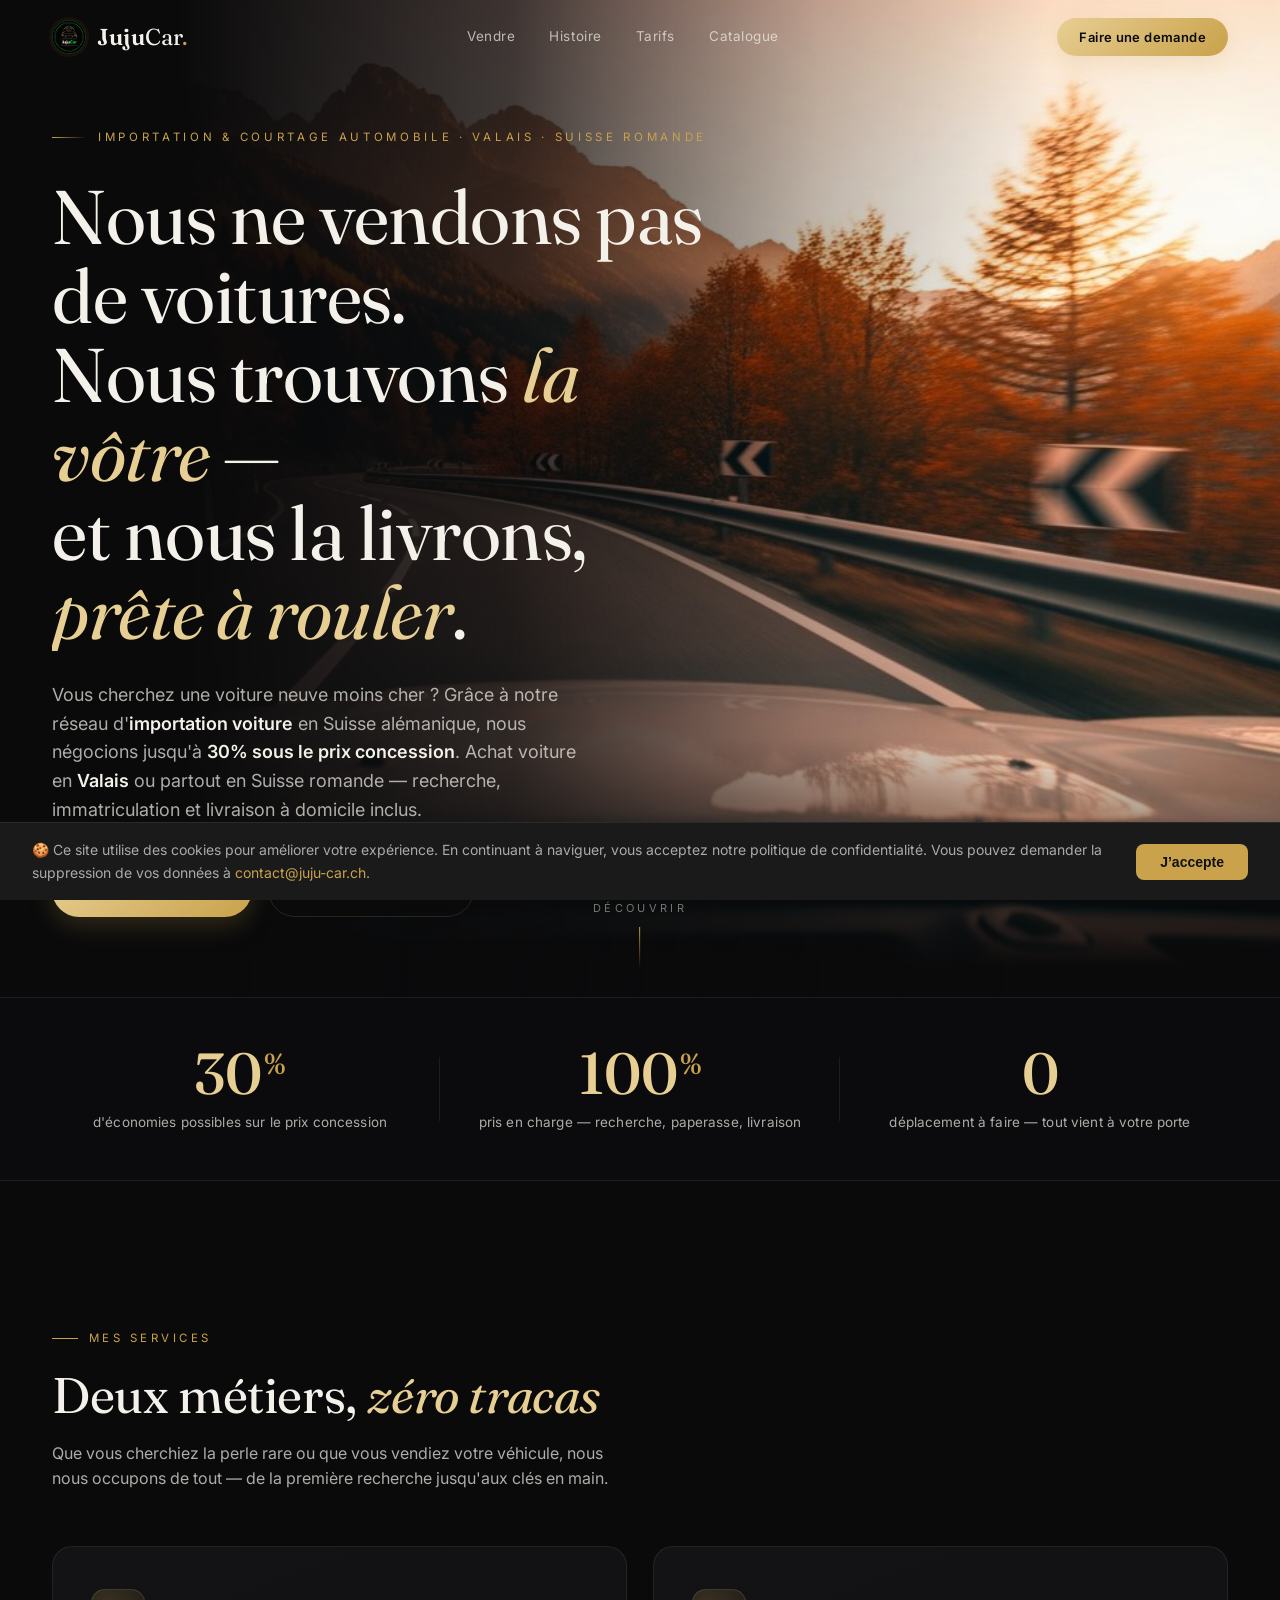
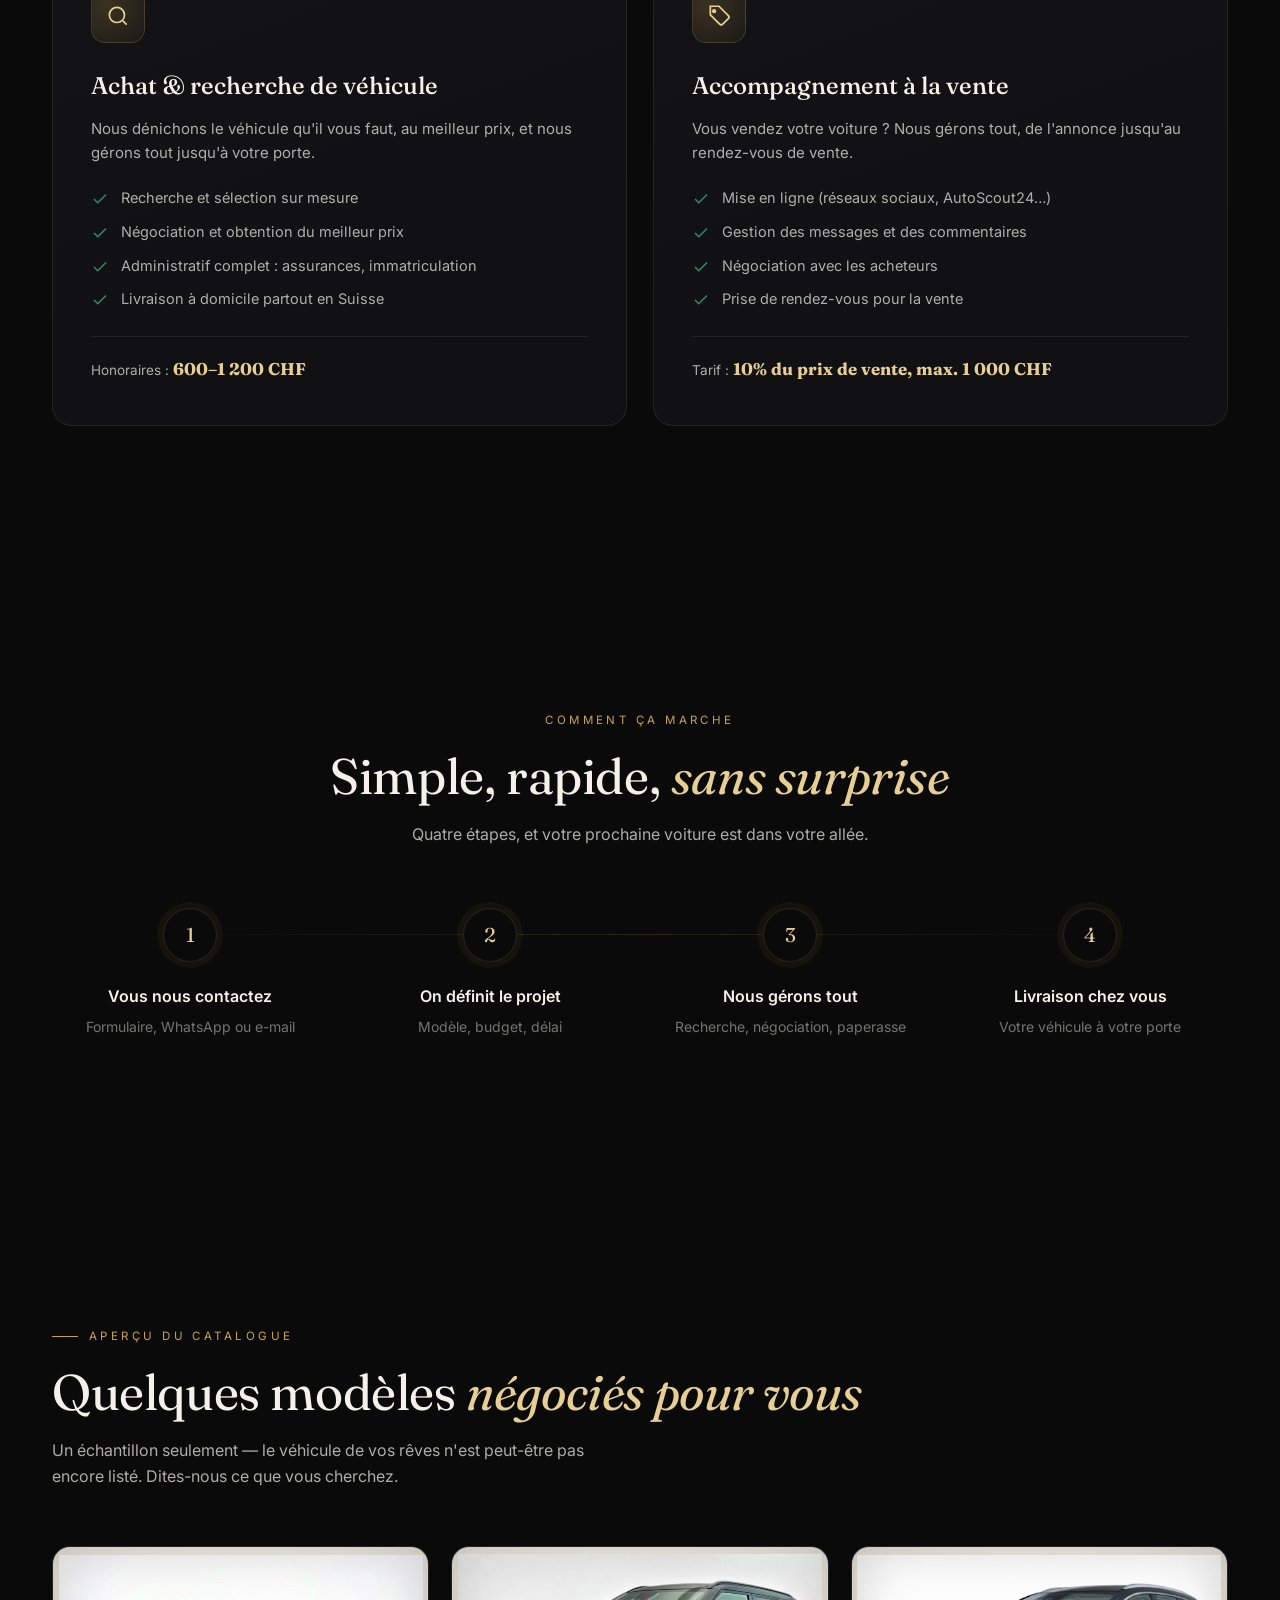
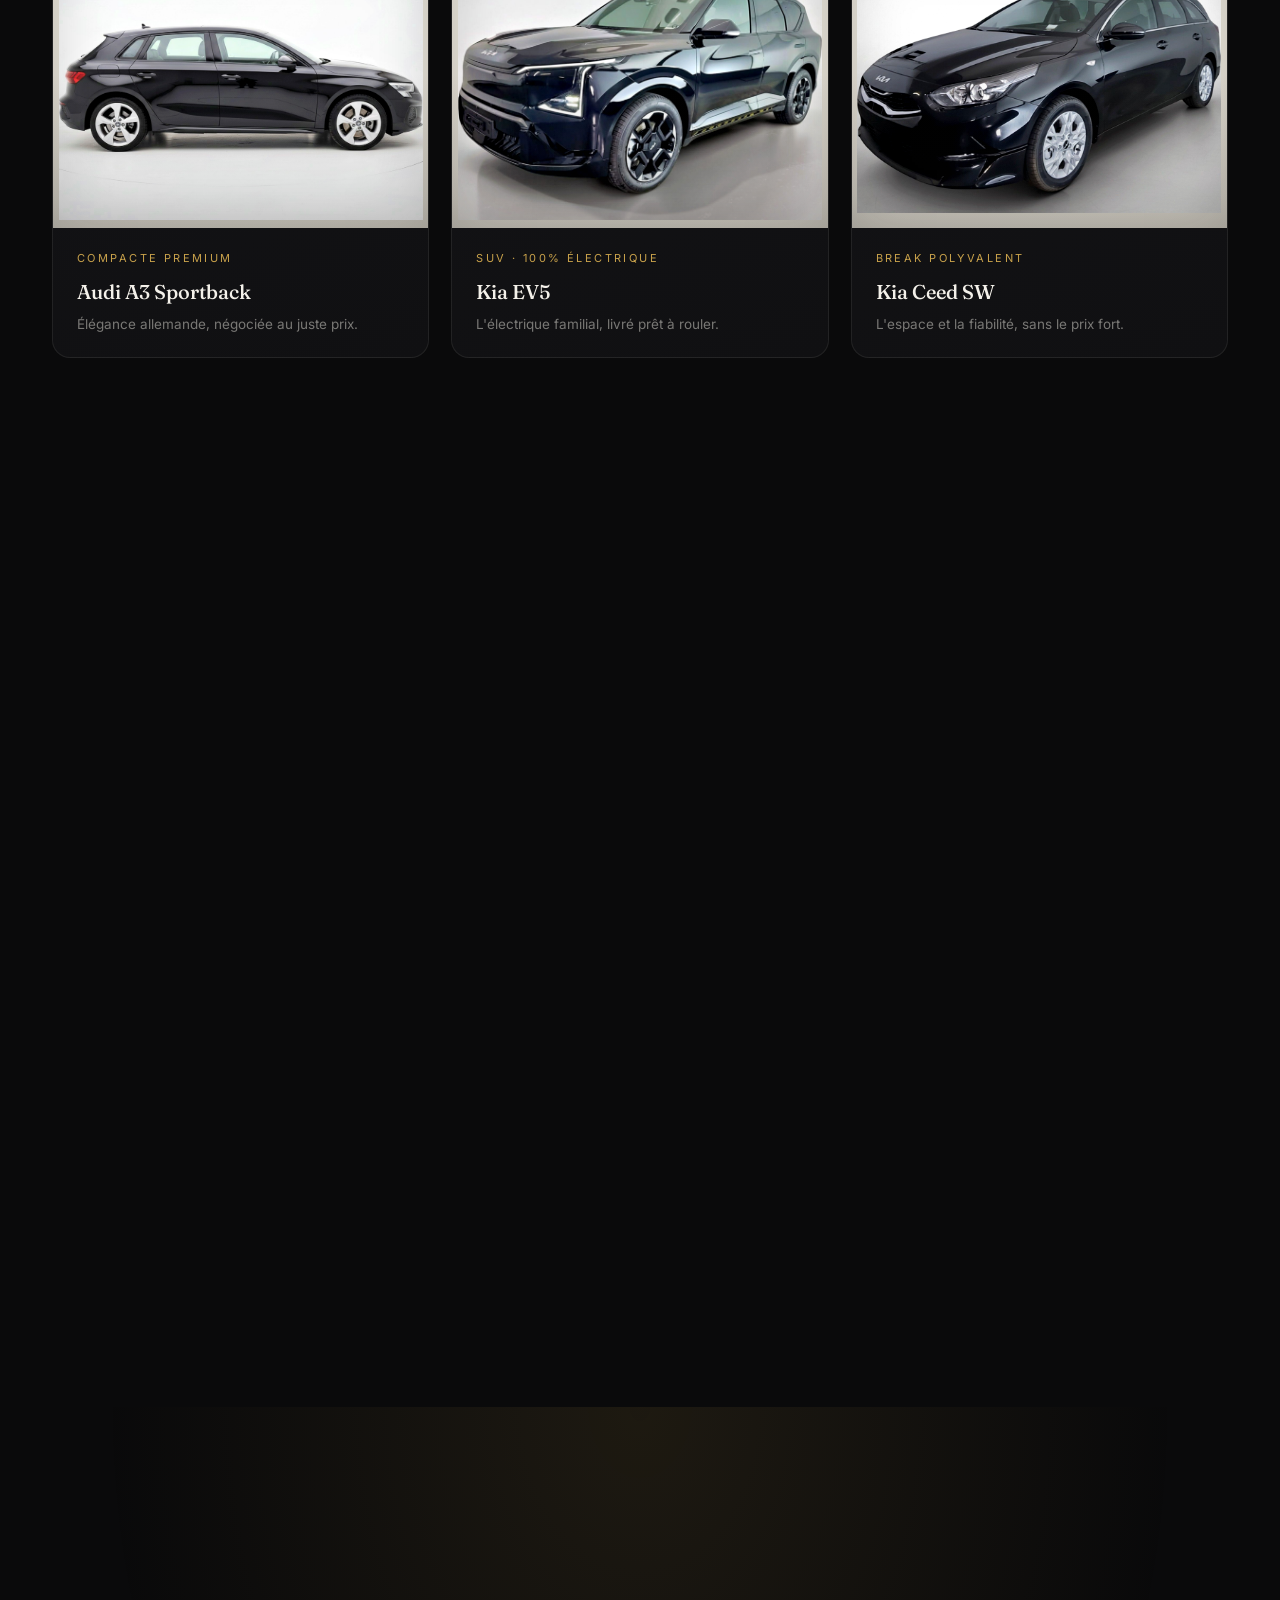
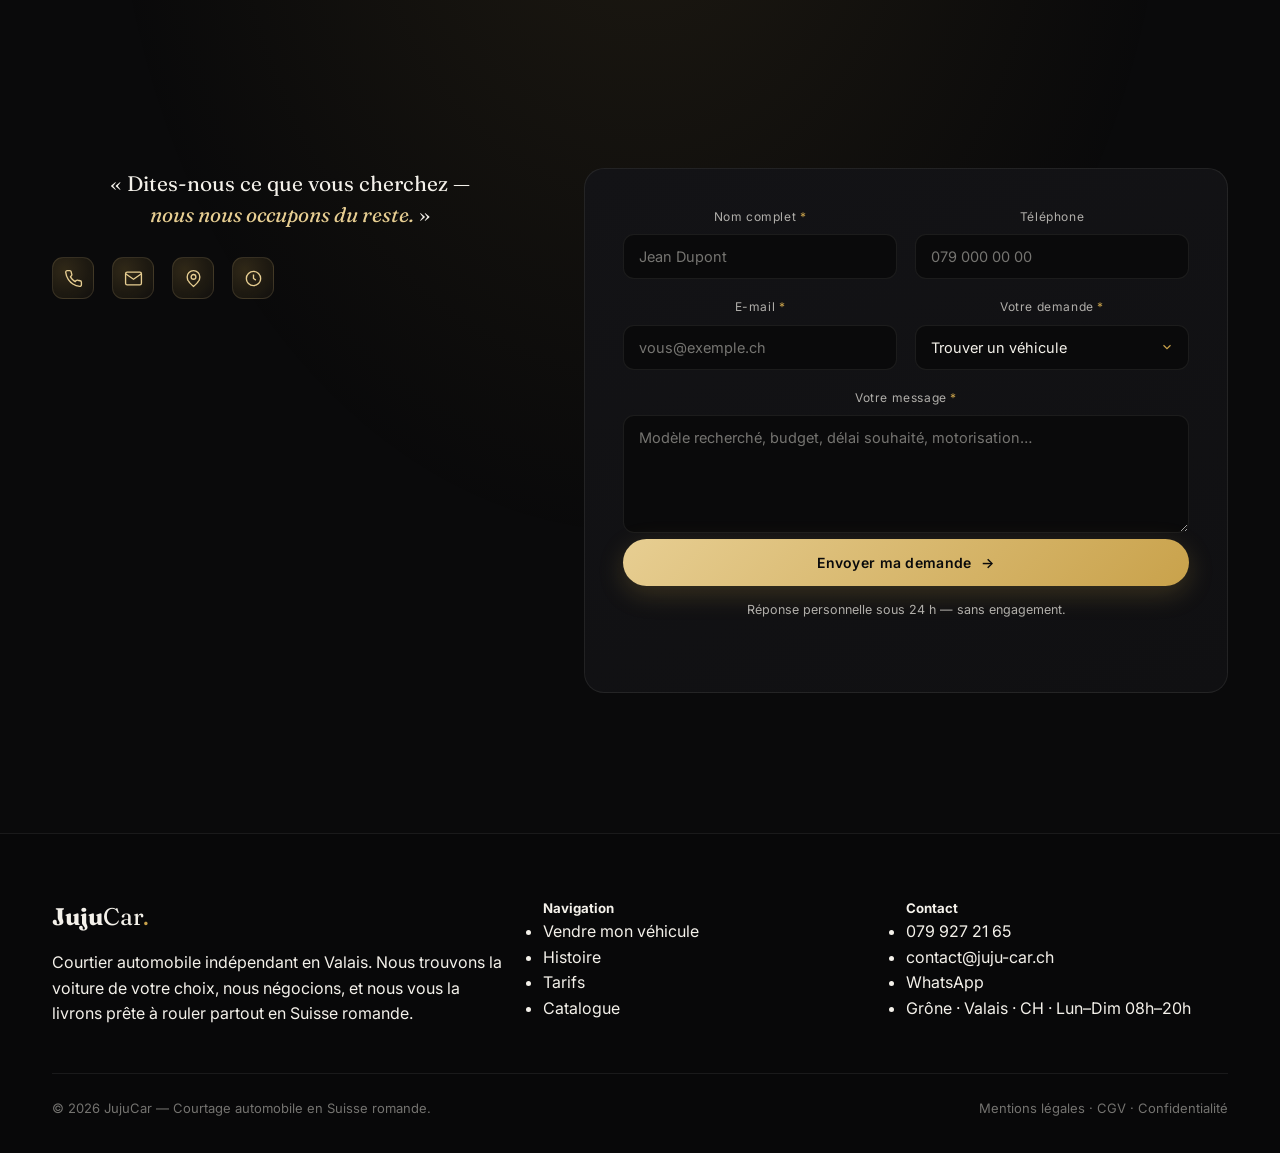
<file: index.html>
<!DOCTYPE html>
<html lang="fr">
<head>
<meta charset="UTF-8">
<meta name="viewport" content="width=device-width, initial-scale=1.0">
<title>JujuCar — Voiture neuve moins cher en Valais | Importation & courtage automobile Suisse</title>
<meta name="description" content="Achat voiture en Valais jusqu'à 30% moins cher. JujuCar est votre courtier spécialisé en importation voiture depuis la Suisse alémanique — voiture neuve moins cher, négociée, immatriculée et livrée à domicile en Suisse romande."><meta name="keywords" content="voiture neuve moins cher, importation voiture Suisse, achat voiture Valais, courtier automobile Suisse romande, voiture moins cher Valais">
<link rel="canonical" href="https://juju-car.ch">

<link rel="preconnect" href="https://fonts.googleapis.com">
<link rel="preconnect" href="https://fonts.gstatic.com" crossorigin>
<link href="https://fonts.googleapis.com/css2?family=Fraunces:ital,opsz,wght@0,9..144,400;0,9..144,500;0,9..144,600;1,9..144,400;1,9..144,500&family=Inter:wght@400;500;600;700&display=swap" rel="stylesheet">

<link rel="stylesheet" href="assets/theme.css">
</head>
<body>

<!-- ============ HEADER ============ -->
<header id="header">
  <div class="nav">
    <a href="index.html" class="brand">
      <img src="assets/logo.png" alt="JujuCar">
      <span><b>Juju</b>Car<span class="dot">.</span></span>
    </a>
    <nav class="menu">
      <a href="vente.html">Vendre</a>
      <a href="histoire.html">Histoire</a>
      <a href="tarifs.html">Tarifs</a>
      <a href="catalogue.html">Catalogue</a>
    </nav>
    <button class="btn-quote" onclick="location.href='#contact'">Faire une demande</button>
    <button class="burger" id="burger" aria-label="Ouvrir le menu" aria-expanded="false"><span></span><span></span><span></span></button>
  </div>
</header>

<!-- mobile drawer -->
<nav class="drawer" id="drawer" aria-hidden="true">
  <a href="vente.html" data-close>Vendre</a>
  <a href="histoire.html" data-close>Histoire</a>
  <a href="tarifs.html" data-close>Tarifs</a>
  <a href="catalogue.html" data-close>Catalogue</a>
  <a class="btn btn-gold" href="#contact" data-close>Faire une demande <span class="arr">→</span></a>
  <a class="dw-contact" href="tel:+41799272165">079 927 21 65 · contact@juju-car.ch</a>
</nav>

<!-- ============ HERO ============ -->
<section class="hero">
  <div class="hero-bg" aria-hidden="true"><img src="assets/hero-new.png" alt="Capot de voiture et route de montagne valaisanne au crépuscule"></div>

  <div class="inner">
    <div class="hero-content">
      <span class="eyebrow">Importation &amp; courtage automobile · Valais · Suisse romande</span>
      <h1>
        <span class="line"><span>Nous ne vendons pas de voitures.</span></span>
        <span class="line"><span>Nous trouvons <em class="gold-i">la vôtre</em> —</span></span>
        <span class="line"><span>et nous la livrons, <em class="gold-i">prête à rouler</em>.</span></span>
      </h1>
      <p class="lead">
        Vous cherchez une voiture neuve moins cher ? Grâce à notre réseau d'<b>importation voiture</b> en Suisse alémanique, nous négocions jusqu'à <b>30% sous le prix concession</b>.
        Achat voiture en <b>Valais</b> ou partout en Suisse romande — recherche, immatriculation et livraison à domicile inclus.
      </p>
      <div class="hero-actions">
        <a class="btn btn-gold" href="catalogue.html">Voir le catalogue <span class="arr">→</span></a>
        <a class="btn btn-ghost" href="#process">Comment ça marche</a>
      </div>
    </div>
  </div>

  <div class="scroll-cue">Découvrir<i></i></div>
</section>

<!-- ============ TRUST ============ -->
<section class="trust">
  <div class="inner">
    <div class="trust-item">
      <div class="trust-num" data-count="30"><span class="u">%</span></div>
      <div class="trust-label">d'économies possibles sur le prix concession</div>
    </div>
    <div class="trust-item">
      <div class="trust-num" data-count="100"><span class="u">%</span></div>
      <div class="trust-label">pris en charge — recherche, paperasse, livraison</div>
    </div>
    <div class="trust-item">
      <div class="trust-num" data-count="0"></div>
      <div class="trust-label">déplacement à faire — tout vient à votre porte</div>
    </div>
  </div>
</section>

<!-- ============ SERVICES ============ -->
<section class="block" id="services">
  <div class="inner">
    <div class="reveal">
      <span class="tag">Mes services</span>
      <h2 class="h2">Deux métiers, <span class="gold-i">zéro tracas</span></h2>
      <p class="section-intro">Que vous cherchiez la perle rare ou que vous vendiez votre véhicule, nous nous occupons de tout — de la première recherche jusqu'aux clés en main.</p>
    </div>

    <div class="services">
      <div class="card reveal">
        <div class="ico"><svg viewBox="0 0 24 24" fill="none" stroke="currentColor" stroke-width="1.6"><circle cx="11" cy="11" r="7"/><path d="m20 20-3.5-3.5"/></svg></div>
        <h3>Achat &amp; recherche de véhicule</h3>
        <p class="desc">Nous dénichons le véhicule qu'il vous faut, au meilleur prix, et nous gérons tout jusqu'à votre porte.</p>
        <ul>
          <li><svg viewBox="0 0 24 24" fill="none" stroke="currentColor" stroke-width="2"><path d="M20 6 9 17l-5-5"/></svg>Recherche et sélection sur mesure</li>
          <li><svg viewBox="0 0 24 24" fill="none" stroke="currentColor" stroke-width="2"><path d="M20 6 9 17l-5-5"/></svg>Négociation et obtention du meilleur prix</li>
          <li><svg viewBox="0 0 24 24" fill="none" stroke="currentColor" stroke-width="2"><path d="M20 6 9 17l-5-5"/></svg>Administratif complet : assurances, immatriculation</li>
          <li><svg viewBox="0 0 24 24" fill="none" stroke="currentColor" stroke-width="2"><path d="M20 6 9 17l-5-5"/></svg>Livraison à domicile partout en Suisse</li>
        </ul>
        <div class="price-tag">Honoraires : <b>600–1 200 CHF</b></div>
      </div>

      <div class="card reveal">
        <div class="ico"><svg viewBox="0 0 24 24" fill="none" stroke="currentColor" stroke-width="1.6"><path d="M20.6 11.6 12 3H4v8l8.6 8.6a2 2 0 0 0 2.8 0l5.2-5.2a2 2 0 0 0 0-2.8Z"/><circle cx="7.5" cy="7.5" r="1.2" fill="currentColor"/></svg></div>
        <h3>Accompagnement à la vente</h3>
        <p class="desc">Vous vendez votre voiture ? Nous gérons tout, de l'annonce jusqu'au rendez-vous de vente.</p>
        <ul>
          <li><svg viewBox="0 0 24 24" fill="none" stroke="currentColor" stroke-width="2"><path d="M20 6 9 17l-5-5"/></svg>Mise en ligne (réseaux sociaux, AutoScout24…)</li>
          <li><svg viewBox="0 0 24 24" fill="none" stroke="currentColor" stroke-width="2"><path d="M20 6 9 17l-5-5"/></svg>Gestion des messages et des commentaires</li>
          <li><svg viewBox="0 0 24 24" fill="none" stroke="currentColor" stroke-width="2"><path d="M20 6 9 17l-5-5"/></svg>Négociation avec les acheteurs</li>
          <li><svg viewBox="0 0 24 24" fill="none" stroke="currentColor" stroke-width="2"><path d="M20 6 9 17l-5-5"/></svg>Prise de rendez-vous pour la vente</li>
        </ul>
        <div class="price-tag">Tarif : <b>10% du prix de vente, max. 1 000 CHF</b></div>
      </div>
    </div>
  </div>
</section>

<!-- ============ PROCESS ============ -->
<section class="block" id="process">
  <div class="inner">
    <div class="reveal center">
      <span class="tag">Comment ça marche</span>
      <h2 class="h2">Simple, rapide, <span class="gold-i">sans surprise</span></h2>
      <p class="section-intro">Quatre étapes, et votre prochaine voiture est dans votre allée.</p>
    </div>
    <div class="steps">
      <div class="step reveal"><div class="num">1</div><h4>Vous nous contactez</h4><p>Formulaire, WhatsApp ou e-mail</p></div>
      <div class="step reveal"><div class="num">2</div><h4>On définit le projet</h4><p>Modèle, budget, délai</p></div>
      <div class="step reveal"><div class="num">3</div><h4>Nous gérons tout</h4><p>Recherche, négociation, paperasse</p></div>
      <div class="step reveal"><div class="num">4</div><h4>Livraison chez vous</h4><p>Votre véhicule à votre porte</p></div>
    </div>
  </div>
</section>

<!-- ============ CATALOGUE PREVIEW ============ -->
<section class="block" id="catalogue">
  <div class="inner">
    <div class="reveal">
      <span class="tag">Aperçu du catalogue</span>
      <h2 class="h2">Quelques modèles <span class="gold-i">négociés pour vous</span></h2>
      <p class="section-intro">Un échantillon seulement — le véhicule de vos rêves n'est peut-être pas encore listé. Dites-nous ce que vous cherchez.</p>
    </div>
    <div class="cat-grid">
      <a class="cat-card reveal" href="catalogue.html">
        <div class="cat-photo"><img src="assets/car-audi_a3.jpg" alt="Audi A3 Sportback"></div>
        <div class="cat-body"><div class="seg">Compacte premium</div><h4>Audi A3 Sportback</h4><p>Élégance allemande, négociée au juste prix.</p></div>
      </a>
      <a class="cat-card reveal" href="catalogue.html">
        <div class="cat-photo"><img src="assets/car-kia_ev5.jpg" alt="Kia EV5"></div>
        <div class="cat-body"><div class="seg">SUV · 100% électrique</div><h4>Kia EV5</h4><p>L'électrique familial, livré prêt à rouler.</p></div>
      </a>
      <a class="cat-card reveal" href="catalogue.html">
        <div class="cat-photo"><img src="assets/car-kia_ceed.jpg" alt="Kia Ceed SW"></div>
        <div class="cat-body"><div class="seg">Break polyvalent</div><h4>Kia Ceed SW</h4><p>L'espace et la fiabilité, sans le prix fort.</p></div>
      </a>
    </div>
    <div class="cat-cta reveal">
      <a class="btn btn-gold" href="catalogue.html">Voir le catalogue complet <span class="arr">→</span></a>
    </div>
  </div>
</section>

<!-- ============ HISTOIRE ============ -->
<section class="block" id="histoire">
  <div class="inner">
    <div class="story">
      <div class="story-media reveal">
        <img src="assets/car-audi_a3.jpg" alt="Voiture livrée par JujuCar">
        <span class="frame"></span>
      </div>
      <div class="reveal">
        <span class="tag">Notre histoire · Notre transparence</span>
        <h2 class="h2">Un service né <span class="gold-i">d'une conviction</span></h2>
        <blockquote>« Acheter une voiture ne devrait être ni stressant, ni opaque, ni hors de prix. »</blockquote>
        <p>JujuCar est né en Valais d'une idée simple : remettre l'humain et la confiance au centre de l'achat automobile. Pas de showroom, pas de pression — juste un courtier indépendant qui défend vos intérêts, du premier appel jusqu'à la remise des clés.</p>
        <p>Chaque mandat est mené en toute transparence : vous savez ce que vous payez, et pourquoi. Notre métier, c'est de vous faire gagner du temps, de l'argent et de la sérénité.</p>
        <div class="sign">— L'équipe JujuCar</div>
      </div>
    </div>
  </div>
</section>

<!-- ============ CONTACT ============ -->
<section class="block cta-final" id="contact">
  <div class="inner">
    <div class="reveal">
      <span class="tag">Démarrons</span>
      <h2 class="h2">Parlez-nous de <span class="gold-i">votre projet</span></h2>
      <p class="section-intro">Décrivez-nous le véhicule de vos rêves (ou celui que vous vendez). Nous vous répondons personnellement sous 24 h.</p>
    </div>

    <div class="contact-wrap">
      <aside class="contact-aside reveal">
        <p class="lead-q">« Dites-nous ce que vous cherchez —<br><em>nous nous occupons du reste.</em> »</p>
        <ul class="contact-list contact-icons">
          <li>
            <a class="ci" href="tel:+41799272165" data-tip="079 927 21 65" aria-label="Téléphone · WhatsApp : 079 927 21 65"><svg viewBox="0 0 24 24" fill="none" stroke="currentColor" stroke-width="1.7"><path d="M22 16.9v3a2 2 0 0 1-2.2 2 19.8 19.8 0 0 1-8.6-3 19.5 19.5 0 0 1-6-6 19.8 19.8 0 0 1-3-8.6A2 2 0 0 1 4.1 2h3a2 2 0 0 1 2 1.7c.1 1 .4 1.9.7 2.8a2 2 0 0 1-.5 2.1L8.1 9.9a16 16 0 0 0 6 6l1.3-1.3a2 2 0 0 1 2.1-.4c.9.3 1.8.5 2.8.6a2 2 0 0 1 1.7 2Z"/></svg></a>
          </li>
          <li>
            <a class="ci" href="mailto:contact@juju-car.ch" data-tip="contact@juju-car.ch" aria-label="E-mail : contact@juju-car.ch"><svg viewBox="0 0 24 24" fill="none" stroke="currentColor" stroke-width="1.7"><rect x="2" y="4" width="20" height="16" rx="2"/><path d="m2 6 10 7L22 6"/></svg></a>
          </li>
          <li>
            <a class="ci" href="https://maps.google.com/?q=Gr%C3%B4ne,Valais,Suisse" target="_blank" rel="noopener" data-tip="Grône · Valais · Suisse romande" aria-label="Région : Grône, Valais, Suisse romande"><svg viewBox="0 0 24 24" fill="none" stroke="currentColor" stroke-width="1.7"><path d="M20 10c0 6-8 12-8 12s-8-6-8-12a8 8 0 0 1 16 0Z"/><circle cx="12" cy="10" r="3"/></svg></a>
          </li>
          <li>
            <span class="ci" tabindex="0" role="img" data-tip="Lun – Dim · 08h – 20h" aria-label="Disponibilité : du lundi au dimanche, 08h à 20h"><svg viewBox="0 0 24 24" fill="none" stroke="currentColor" stroke-width="1.7"><circle cx="12" cy="12" r="9"/><path d="M12 7v5l3 2"/></svg></span>
          </li>
        </ul>
      </aside>

      <div class="form-card reveal">
        <form id="contactForm" class="jc-form" data-type="Contact (accueil)" novalidate>
          <div class="form-grid">
            <div class="field">
              <label for="f-nom">Nom complet <span class="req">*</span></label>
              <input id="f-nom" name="nom" type="text" placeholder="Jean Dupont" required>
            </div>
            <div class="field">
              <label for="f-tel">Téléphone</label>
              <input id="f-tel" name="tel" type="tel" inputmode="tel" placeholder="079 000 00 00">
            </div>
            <div class="field">
              <label for="f-mail">E-mail <span class="req">*</span></label>
              <input id="f-mail" name="email" type="email" placeholder="vous@exemple.ch" required>
            </div>
            <div class="field">
              <label for="f-type">Votre demande <span class="req">*</span></label>
              <select id="f-type" name="type" required>
                <option value="Trouver un véhicule">Trouver un véhicule</option>
                <option value="Vendre mon véhicule">Vendre mon véhicule</option>
                <option value="Autre question">Autre question</option>
              </select>
            </div>
            <div class="field full">
              <label for="f-msg">Votre message <span class="req">*</span></label>
              <textarea id="f-msg" name="message" placeholder="Modèle recherché, budget, délai souhaité, motorisation…" required></textarea>
            </div>
          </div>
          <input type="text" name="website" class="hp-field" tabindex="-1" autocomplete="off" aria-hidden="true">
          <button type="submit" class="btn btn-gold">Envoyer ma demande <span class="arr">→</span></button>
          <p class="form-note">Réponse personnelle sous 24 h — sans engagement.</p>
        </form>
        <div class="form-ok" id="formOk">
          <div class="chk"><svg viewBox="0 0 24 24" width="26" height="26" fill="none" stroke="currentColor" stroke-width="2"><path d="M20 6 9 17l-5-5"/></svg></div>
          <h4>Merci !</h4>
          <p>Votre demande a bien été envoyée. Nous revenons vers vous personnellement sous 24 h.</p>
        </div>
      </div>
    </div>
  </div>
</section>

<!-- ============ FOOTER ============ -->
<footer>
  <div class="inner">
    <div class="foot-grid">
      <div>
        <div class="foot-brand"><b>Juju</b>Car<span class="dot">.</span></div>
        <p>Courtier automobile indépendant en Valais. Nous trouvons la voiture de votre choix, nous négocions, et nous vous la livrons prête à rouler partout en Suisse romande.</p>
      </div>
      <div>
        <h5>Navigation</h5>
        <ul>
          <li><a href="vente.html">Vendre mon véhicule</a></li>
          <li><a href="histoire.html">Histoire</a></li>
          <li><a href="tarifs.html">Tarifs</a></li>
          <li><a href="catalogue.html">Catalogue</a></li>
        </ul>
      </div>
      <div>
        <h5>Contact</h5>
        <ul>
          <li><a href="tel:+41799272165">079 927 21 65</a></li>
          <li><a href="mailto:contact@juju-car.ch">contact@juju-car.ch</a></li>
          <li><a href="https://wa.me/41799272165" target="_blank" rel="noopener">WhatsApp</a></li>
          <li>Grône · Valais · CH · Lun–Dim 08h–20h</li>
        </ul>
      </div>
    </div>
    <div class="foot-bottom">
      <span>© <span data-year>2026</span> JujuCar — Courtage automobile en Suisse romande.</span>
      <span><a href="mentions.html">Mentions légales · CGV</a> · <a href="confidentialite.html">Confidentialité</a></span>
    </div>
  </div>
</footer>

<script src="assets/site.js" defer></script>
  <script src="assets/cookies.js" defer></script>
</body>
</html>
</file>
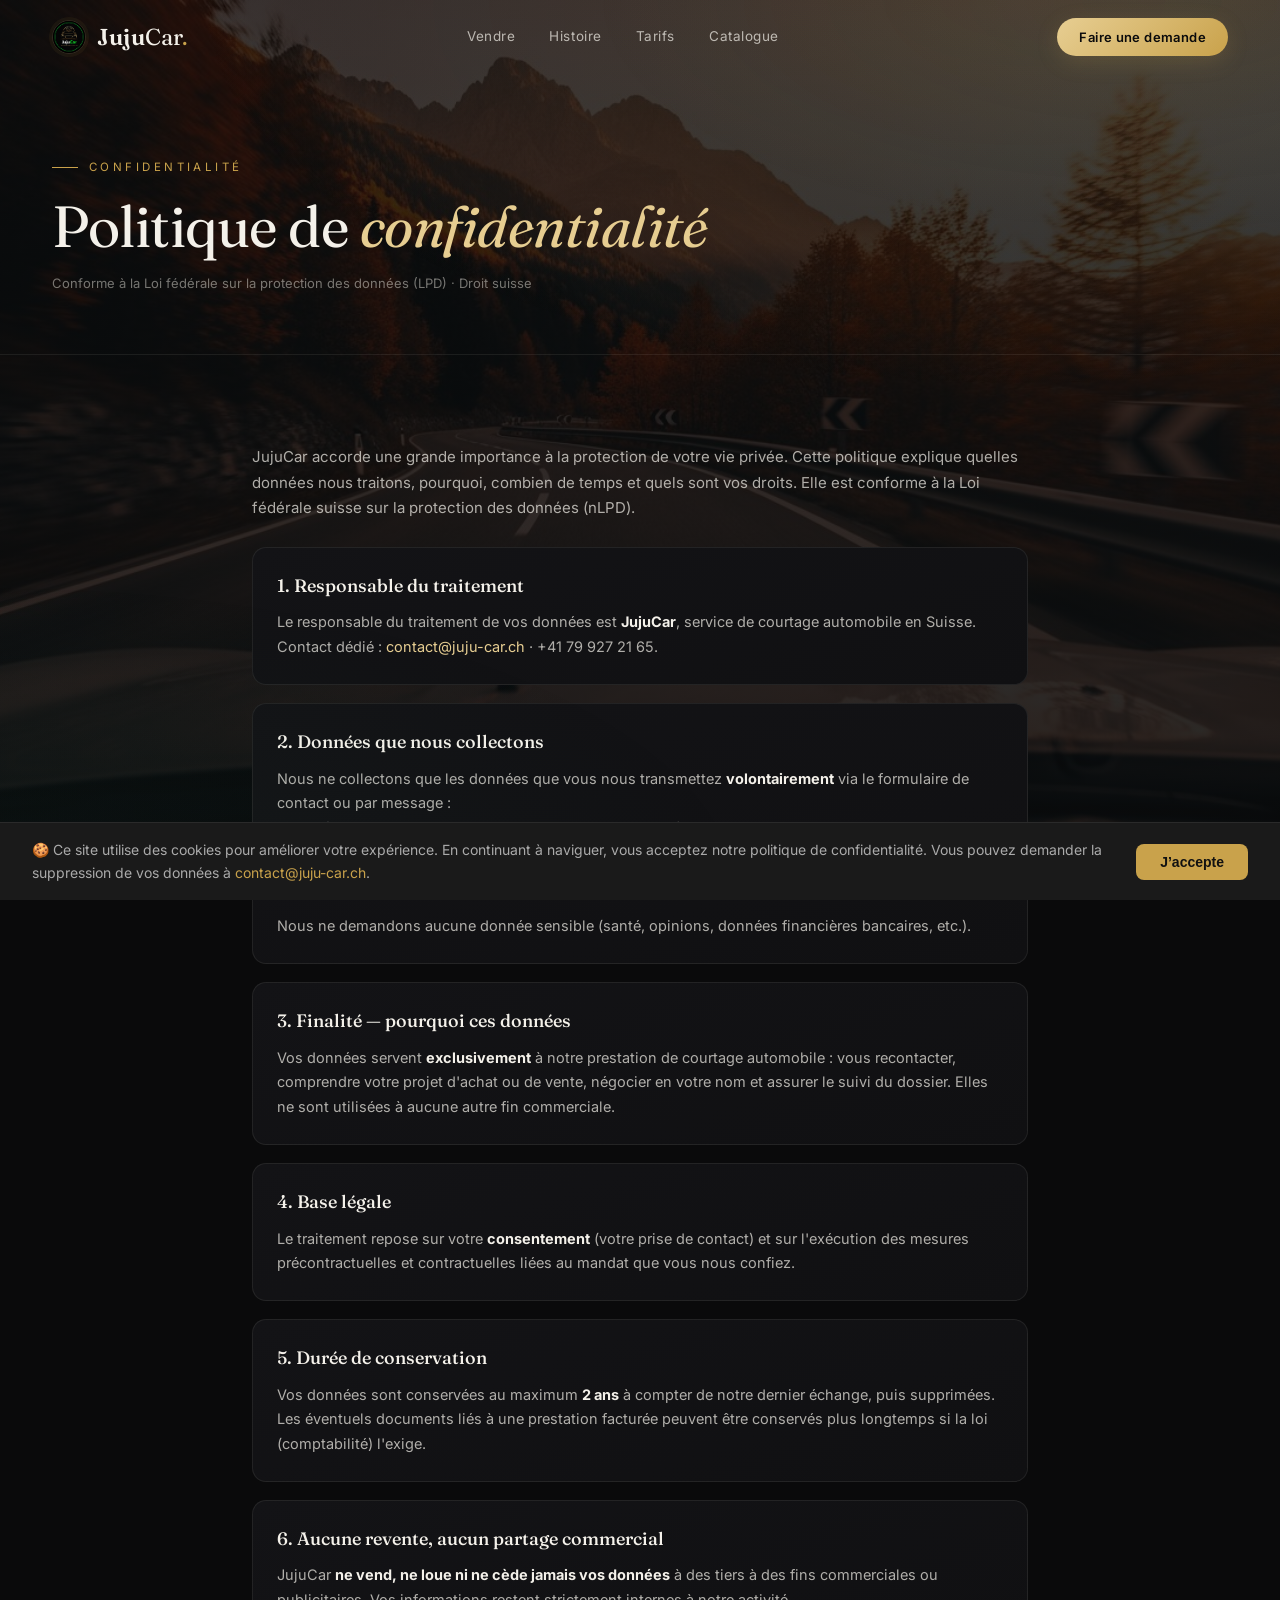
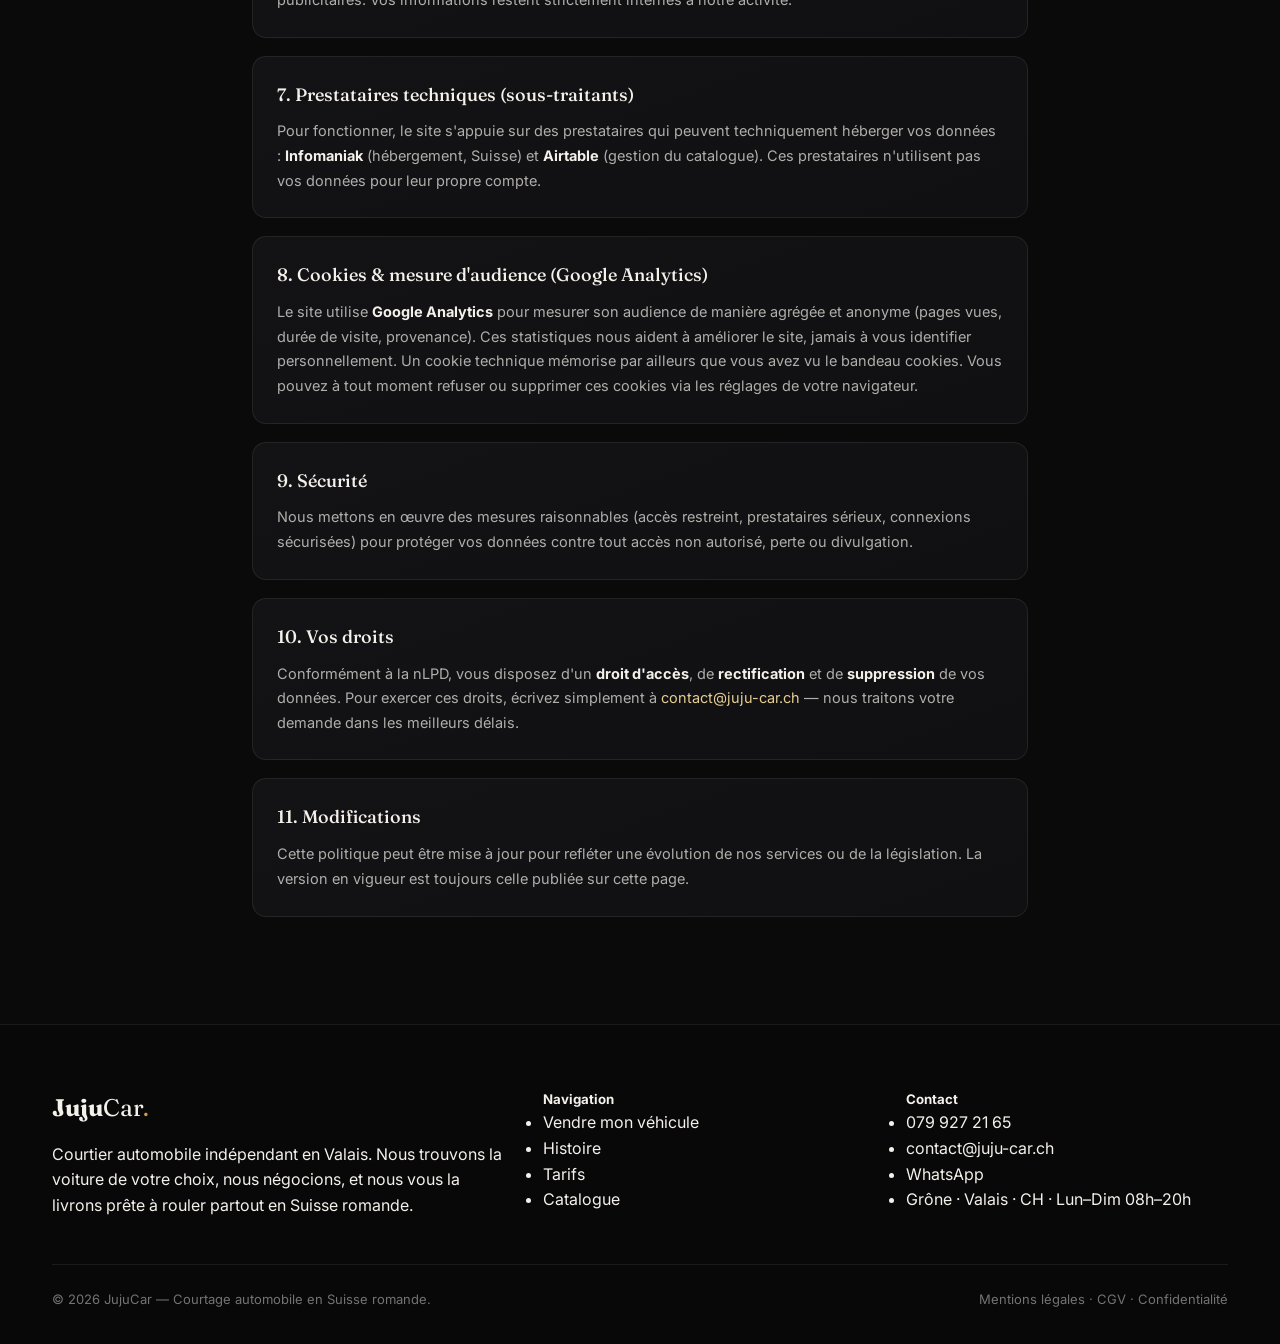
<file: confidentialite.html>
<!DOCTYPE html>
<html lang="fr">
<head>
<meta charset="UTF-8">
<meta name="viewport" content="width=device-width, initial-scale=1.0">
<script>(function(w,d,s,l,i){w[l]=w[l]||[];w[l].push({'gtm.start':
new Date().getTime(),event:'gtm.js'});var f=d.getElementsByTagName(s)[0],
j=d.createElement(s),dl=l!='dataLayer'?'&l='+l:'';j.async=true;j.src=
'https://www.googletagmanager.com/gtm.js?id='+i+dl;f.parentNode.insertBefore(j,f);
})(window,document,'script','dataLayer','GTM-KNT5QQ83');</script>
<title>Politique de confidentialité | JujuCar</title>
<meta name="description" content="Politique de confidentialité de JujuCar : données collectées, finalité, durée de conservation et vos droits selon la Loi fédérale sur la protection des données (LPD).">
<meta name="robots" content="noindex, follow">
<link rel="canonical" href="https://juju-car.ch/confidentialite.html">
<link rel="preconnect" href="https://fonts.googleapis.com">
<link rel="preconnect" href="https://fonts.gstatic.com" crossorigin>
<link href="https://fonts.googleapis.com/css2?family=Fraunces:ital,opsz,wght@0,9..144,400;0,9..144,500;0,9..144,600;1,9..144,400;1,9..144,500&family=Inter:wght@400;500;600;700&display=swap" rel="stylesheet">
<link rel="stylesheet" href="assets/theme.css">
<link rel="stylesheet" href="assets/theme-pages.css">
</head>
<body>

<header id="header">
  <div class="nav">
    <a href="index.html" class="brand"><img src="assets/logo.png" alt="JujuCar"><span><b>Juju</b>Car<span class="dot">.</span></span></a>
    <nav class="menu">
      <a href="vente.html">Vendre</a>
      <a href="histoire.html">Histoire</a>
      <a href="tarifs.html">Tarifs</a>
      <a href="catalogue.html">Catalogue</a>
    </nav>
    <button class="btn-quote" onclick="location.href='index.html#contact'">Faire une demande</button>
    <button class="burger" id="burger" aria-label="Ouvrir le menu" aria-expanded="false"><span></span><span></span><span></span></button>
  </div>
</header>
<nav class="drawer" id="drawer" aria-hidden="true">
  <a href="vente.html" data-close>Vendre</a>
  <a href="histoire.html" data-close>Histoire</a>
  <a href="tarifs.html" data-close>Tarifs</a>
  <a href="catalogue.html" data-close>Catalogue</a>
  <a class="btn btn-gold" href="index.html#contact" data-close>Faire une demande <span class="arr">→</span></a>
  <a class="dw-contact" href="tel:+41799272165">079 927 21 65 · contact@juju-car.ch</a>
</nav>

<section class="page-hero">
  <div class="inner">
    <div class="page-label">Confidentialité</div>
    <h1>Politique de <span class="accent">confidentialité</span></h1>
    <p style="font-size:13px;color:var(--creme-3);margin-top:8px;">Conforme à la Loi fédérale sur la protection des données (LPD) · Droit suisse</p>
  </div>
</section>

<section class="cgv-section">
  <div class="inner">
    <p class="cgv-intro">JujuCar accorde une grande importance à la protection de votre vie privée. Cette politique explique quelles données nous traitons, pourquoi, combien de temps et quels sont vos droits. Elle est conforme à la Loi fédérale suisse sur la protection des données (nLPD).</p>

    <div class="cgv-article reveal"><h3>1. Responsable du traitement</h3><p>Le responsable du traitement de vos données est <strong>JujuCar</strong>, service de courtage automobile en Suisse.<br>Contact dédié : <a href="mailto:contact@juju-car.ch">contact@juju-car.ch</a> · +41 79 927 21 65.</p></div>
    <div class="cgv-article reveal"><h3>2. Données que nous collectons</h3><p>Nous ne collectons que les données que vous nous transmettez <strong>volontairement</strong> via le formulaire de contact ou par message :<br>• <strong>nom</strong> (pour vous identifier et vous adresser correctement) ;<br>• <strong>adresse e-mail</strong> (pour vous répondre) ;<br>• <strong>numéro de téléphone</strong> (pour vous rappeler au sujet de votre demande).<br><br>Nous ne demandons aucune donnée sensible (santé, opinions, données financières bancaires, etc.).</p></div>
    <div class="cgv-article reveal"><h3>3. Finalité — pourquoi ces données</h3><p>Vos données servent <strong>exclusivement</strong> à notre prestation de courtage automobile : vous recontacter, comprendre votre projet d'achat ou de vente, négocier en votre nom et assurer le suivi du dossier. Elles ne sont utilisées à aucune autre fin commerciale.</p></div>
    <div class="cgv-article reveal"><h3>4. Base légale</h3><p>Le traitement repose sur votre <strong>consentement</strong> (votre prise de contact) et sur l'exécution des mesures précontractuelles et contractuelles liées au mandat que vous nous confiez.</p></div>
    <div class="cgv-article reveal"><h3>5. Durée de conservation</h3><p>Vos données sont conservées au maximum <strong>2 ans</strong> à compter de notre dernier échange, puis supprimées. Les éventuels documents liés à une prestation facturée peuvent être conservés plus longtemps si la loi (comptabilité) l'exige.</p></div>
    <div class="cgv-article reveal"><h3>6. Aucune revente, aucun partage commercial</h3><p>JujuCar <strong>ne vend, ne loue ni ne cède jamais vos données</strong> à des tiers à des fins commerciales ou publicitaires. Vos informations restent strictement internes à notre activité.</p></div>
    <div class="cgv-article reveal"><h3>7. Prestataires techniques (sous-traitants)</h3><p>Pour fonctionner, le site s'appuie sur des prestataires qui peuvent techniquement héberger vos données : <strong>Infomaniak</strong> (hébergement, Suisse) et <strong>Airtable</strong> (gestion du catalogue). Ces prestataires n'utilisent pas vos données pour leur propre compte.</p></div>
    <div class="cgv-article reveal"><h3>8. Cookies &amp; mesure d'audience (Google Analytics)</h3><p>Le site utilise <strong>Google Analytics</strong> pour mesurer son audience de manière agrégée et anonyme (pages vues, durée de visite, provenance). Ces statistiques nous aident à améliorer le site, jamais à vous identifier personnellement. Un cookie technique mémorise par ailleurs que vous avez vu le bandeau cookies. Vous pouvez à tout moment refuser ou supprimer ces cookies via les réglages de votre navigateur.</p></div>
    <div class="cgv-article reveal"><h3>9. Sécurité</h3><p>Nous mettons en œuvre des mesures raisonnables (accès restreint, prestataires sérieux, connexions sécurisées) pour protéger vos données contre tout accès non autorisé, perte ou divulgation.</p></div>
    <div class="cgv-article reveal"><h3>10. Vos droits</h3><p>Conformément à la nLPD, vous disposez d'un <strong>droit d'accès</strong>, de <strong>rectification</strong> et de <strong>suppression</strong> de vos données. Pour exercer ces droits, écrivez simplement à <a href="mailto:contact@juju-car.ch">contact@juju-car.ch</a> — nous traitons votre demande dans les meilleurs délais.</p></div>
    <div class="cgv-article reveal"><h3>11. Modifications</h3><p>Cette politique peut être mise à jour pour refléter une évolution de nos services ou de la législation. La version en vigueur est toujours celle publiée sur cette page.</p></div>
  </div>
</section>

<footer>
  <div class="inner">
    <div class="foot-grid">
      <div>
        <div class="foot-brand"><b>Juju</b>Car<span class="dot">.</span></div>
        <p>Courtier automobile indépendant en Valais. Nous trouvons la voiture de votre choix, nous négocions, et nous vous la livrons prête à rouler partout en Suisse romande.</p>
      </div>
      <div>
        <h5>Navigation</h5>
        <ul>
          <li><a href="vente.html">Vendre mon véhicule</a></li>
          <li><a href="histoire.html">Histoire</a></li>
          <li><a href="tarifs.html">Tarifs</a></li>
          <li><a href="catalogue.html">Catalogue</a></li>
        </ul>
      </div>
      <div>
        <h5>Contact</h5>
        <ul>
          <li><a href="tel:+41799272165">079 927 21 65</a></li>
          <li><a href="mailto:contact@juju-car.ch">contact@juju-car.ch</a></li>
          <li><a href="https://wa.me/41799272165" target="_blank" rel="noopener">WhatsApp</a></li>
          <li>Grône · Valais · CH · Lun–Dim 08h–20h</li>
        </ul>
      </div>
    </div>
    <div class="foot-bottom">
      <span>© <span data-year>2026</span> JujuCar — Courtage automobile en Suisse romande.</span>
      <span><a href="mentions.html">Mentions légales · CGV</a> · <a href="confidentialite.html">Confidentialité</a></span>
    </div>
  </div>
</footer>

<script src="assets/site.js" defer></script>
  <script src="assets/cookies.js" defer></script>
</body>
</html>
</file>
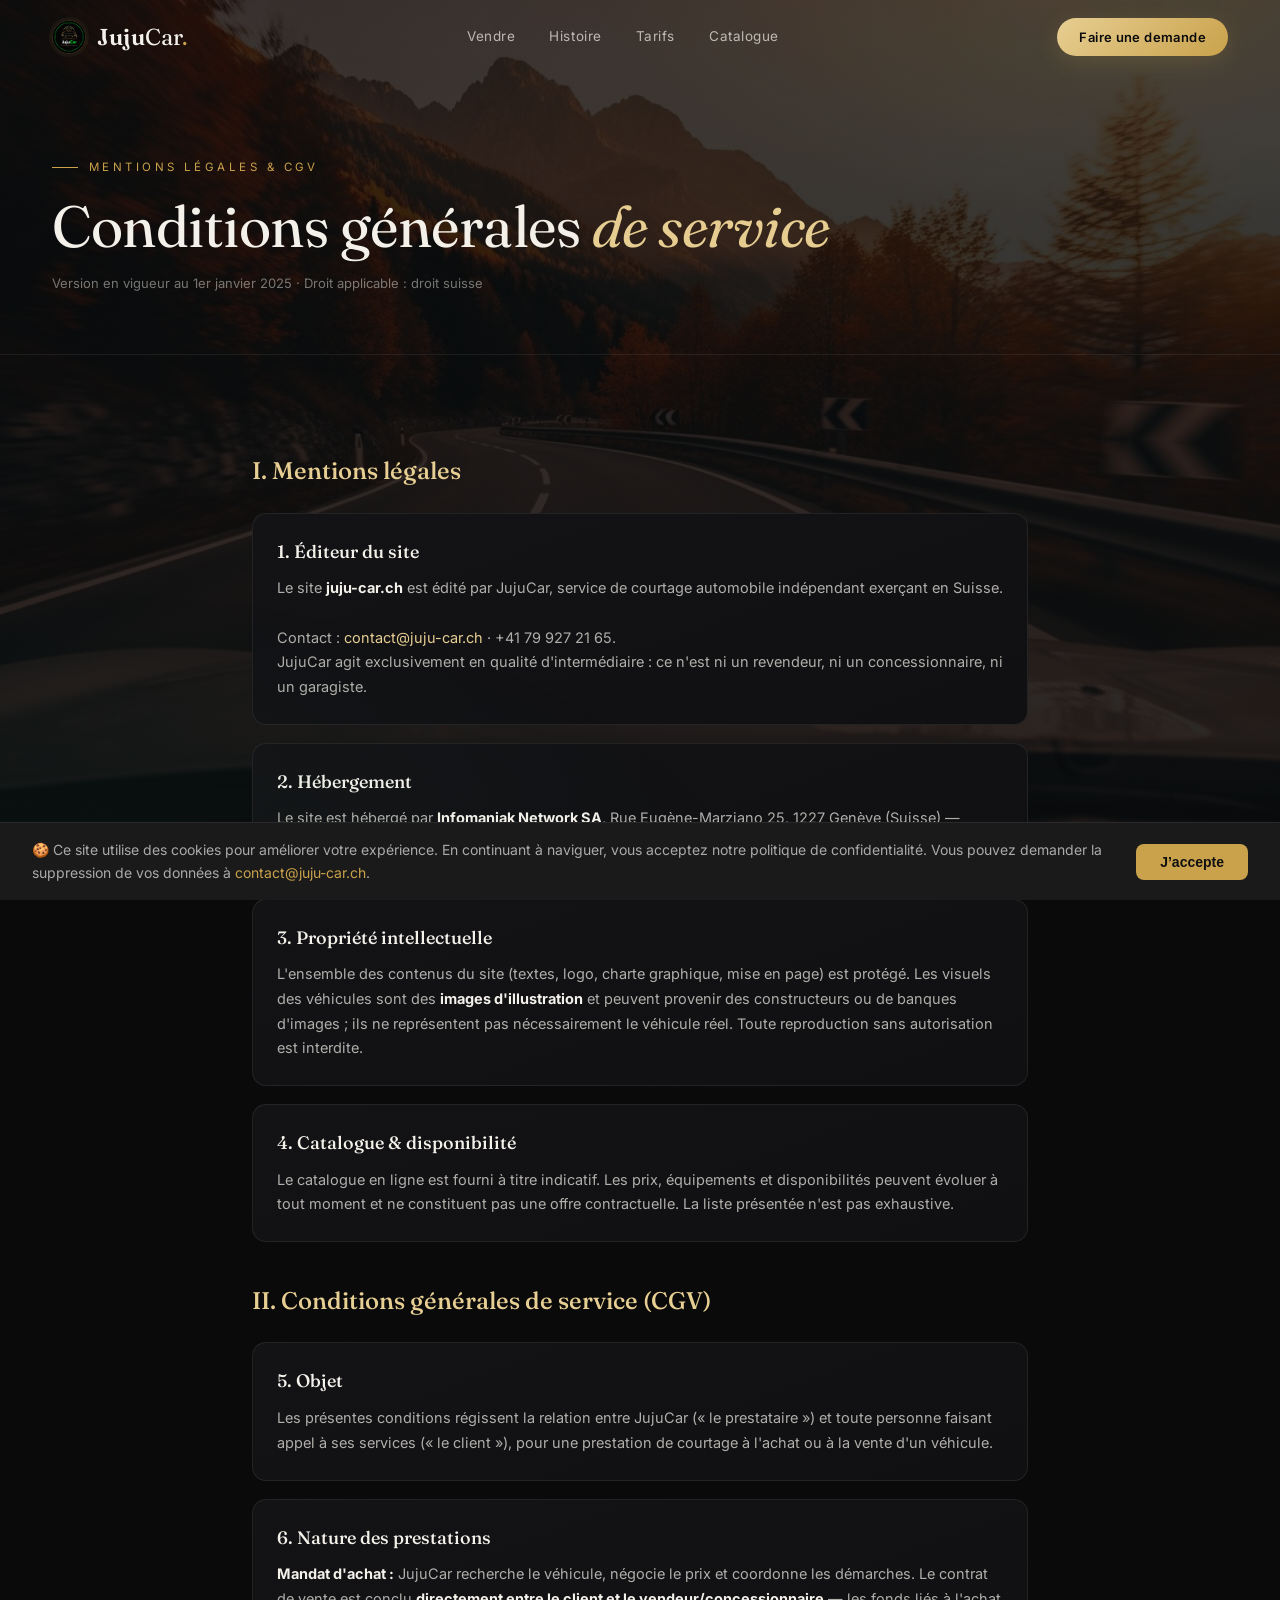
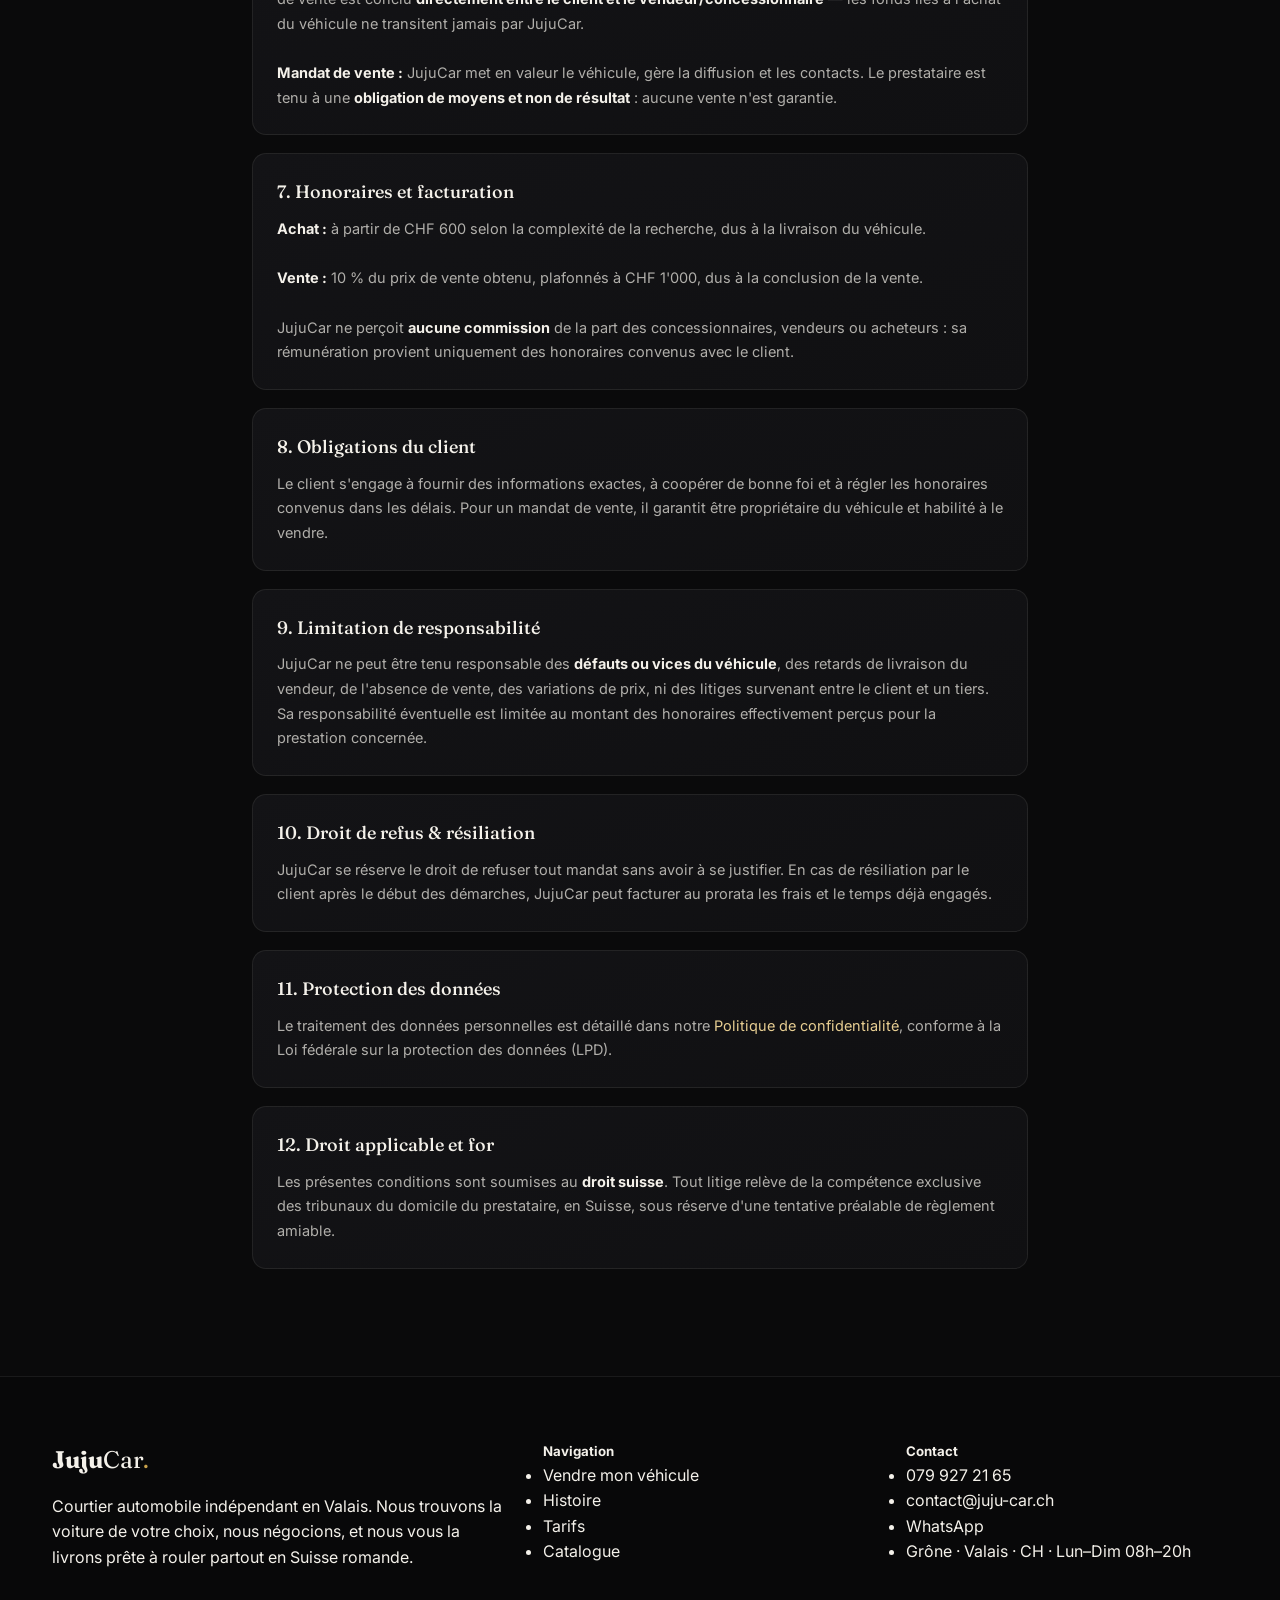
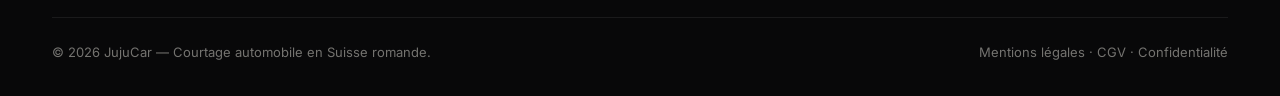
<file: mentions.html>
<!DOCTYPE html>
<html lang="fr">
<head>
<meta charset="UTF-8">
<meta name="viewport" content="width=device-width, initial-scale=1.0">
<script>(function(w,d,s,l,i){w[l]=w[l]||[];w[l].push({'gtm.start':
new Date().getTime(),event:'gtm.js'});var f=d.getElementsByTagName(s)[0],
j=d.createElement(s),dl=l!='dataLayer'?'&l='+l:'';j.async=true;j.src=
'https://www.googletagmanager.com/gtm.js?id='+i+dl;f.parentNode.insertBefore(j,f);
})(window,document,'script','dataLayer','GTM-KNT5QQ83');</script>
<title>Mentions légales &amp; CGV | JujuCar</title>
<meta name="description" content="Mentions légales et conditions générales de service de JujuCar, courtage automobile indépendant en Suisse. Droit suisse.">
<meta name="robots" content="noindex, follow">
<link rel="canonical" href="https://juju-car.ch/mentions.html">
<link rel="preconnect" href="https://fonts.googleapis.com">
<link rel="preconnect" href="https://fonts.gstatic.com" crossorigin>
<link href="https://fonts.googleapis.com/css2?family=Fraunces:ital,opsz,wght@0,9..144,400;0,9..144,500;0,9..144,600;1,9..144,400;1,9..144,500&family=Inter:wght@400;500;600;700&display=swap" rel="stylesheet">
<link rel="stylesheet" href="assets/theme.css">
<link rel="stylesheet" href="assets/theme-pages.css">
</head>
<body>

<header id="header">
  <div class="nav">
    <a href="index.html" class="brand"><img src="assets/logo.png" alt="JujuCar"><span><b>Juju</b>Car<span class="dot">.</span></span></a>
    <nav class="menu">
      <a href="vente.html">Vendre</a>
      <a href="histoire.html">Histoire</a>
      <a href="tarifs.html">Tarifs</a>
      <a href="catalogue.html">Catalogue</a>
    </nav>
    <button class="btn-quote" onclick="location.href='index.html#contact'">Faire une demande</button>
    <button class="burger" id="burger" aria-label="Ouvrir le menu" aria-expanded="false"><span></span><span></span><span></span></button>
  </div>
</header>
<nav class="drawer" id="drawer" aria-hidden="true">
  <a href="vente.html" data-close>Vendre</a>
  <a href="histoire.html" data-close>Histoire</a>
  <a href="tarifs.html" data-close>Tarifs</a>
  <a href="catalogue.html" data-close>Catalogue</a>
  <a class="btn btn-gold" href="index.html#contact" data-close>Faire une demande <span class="arr">→</span></a>
  <a class="dw-contact" href="tel:+41799272165">079 927 21 65 · contact@juju-car.ch</a>
</nav>

<section class="page-hero">
  <div class="inner">
    <div class="page-label">Mentions légales &amp; CGV</div>
    <h1>Conditions générales <span class="accent">de service</span></h1>
    <p style="font-size:13px;color:var(--creme-3);margin-top:8px;">Version en vigueur au 1er janvier 2025 · Droit applicable : droit suisse</p>
  </div>
</section>

<section class="cgv-section">
  <div class="inner">

    <h2>I. Mentions légales</h2>

    <div class="cgv-article reveal"><h3>1. Éditeur du site</h3><p>Le site <strong>juju-car.ch</strong> est édité par JujuCar, service de courtage automobile indépendant exerçant en Suisse.<br><br>Contact : <a href="mailto:contact@juju-car.ch">contact@juju-car.ch</a> · +41 79 927 21 65.<br>JujuCar agit exclusivement en qualité d'intermédiaire : ce n'est ni un revendeur, ni un concessionnaire, ni un garagiste.</p></div>
    <div class="cgv-article reveal"><h3>2. Hébergement</h3><p>Le site est hébergé par <strong>Infomaniak Network SA</strong>, Rue Eugène-Marziano 25, 1227 Genève (Suisse) — <a href="https://www.infomaniak.com" target="_blank" rel="noopener">infomaniak.com</a>.</p></div>
    <div class="cgv-article reveal"><h3>3. Propriété intellectuelle</h3><p>L'ensemble des contenus du site (textes, logo, charte graphique, mise en page) est protégé. Les visuels des véhicules sont des <strong>images d'illustration</strong> et peuvent provenir des constructeurs ou de banques d'images ; ils ne représentent pas nécessairement le véhicule réel. Toute reproduction sans autorisation est interdite.</p></div>
    <div class="cgv-article reveal"><h3>4. Catalogue &amp; disponibilité</h3><p>Le catalogue en ligne est fourni à titre indicatif. Les prix, équipements et disponibilités peuvent évoluer à tout moment et ne constituent pas une offre contractuelle. La liste présentée n'est pas exhaustive.</p></div>

    <h2>II. Conditions générales de service (CGV)</h2>

    <div class="cgv-article reveal"><h3>5. Objet</h3><p>Les présentes conditions régissent la relation entre JujuCar (« le prestataire ») et toute personne faisant appel à ses services (« le client »), pour une prestation de courtage à l'achat ou à la vente d'un véhicule.</p></div>
    <div class="cgv-article reveal"><h3>6. Nature des prestations</h3><p><strong>Mandat d'achat :</strong> JujuCar recherche le véhicule, négocie le prix et coordonne les démarches. Le contrat de vente est conclu <strong>directement entre le client et le vendeur/concessionnaire</strong> — les fonds liés à l'achat du véhicule ne transitent jamais par JujuCar.<br><br><strong>Mandat de vente :</strong> JujuCar met en valeur le véhicule, gère la diffusion et les contacts. Le prestataire est tenu à une <strong>obligation de moyens et non de résultat</strong> : aucune vente n'est garantie.</p></div>
    <div class="cgv-article reveal"><h3>7. Honoraires et facturation</h3><p><strong>Achat :</strong> à partir de CHF 600 selon la complexité de la recherche, dus à la livraison du véhicule.<br><br><strong>Vente :</strong> 10 % du prix de vente obtenu, plafonnés à CHF 1'000, dus à la conclusion de la vente.<br><br>JujuCar ne perçoit <strong>aucune commission</strong> de la part des concessionnaires, vendeurs ou acheteurs : sa rémunération provient uniquement des honoraires convenus avec le client.</p></div>
    <div class="cgv-article reveal"><h3>8. Obligations du client</h3><p>Le client s'engage à fournir des informations exactes, à coopérer de bonne foi et à régler les honoraires convenus dans les délais. Pour un mandat de vente, il garantit être propriétaire du véhicule et habilité à le vendre.</p></div>
    <div class="cgv-article reveal"><h3>9. Limitation de responsabilité</h3><p>JujuCar ne peut être tenu responsable des <strong>défauts ou vices du véhicule</strong>, des retards de livraison du vendeur, de l'absence de vente, des variations de prix, ni des litiges survenant entre le client et un tiers. Sa responsabilité éventuelle est limitée au montant des honoraires effectivement perçus pour la prestation concernée.</p></div>
    <div class="cgv-article reveal"><h3>10. Droit de refus &amp; résiliation</h3><p>JujuCar se réserve le droit de refuser tout mandat sans avoir à se justifier. En cas de résiliation par le client après le début des démarches, JujuCar peut facturer au prorata les frais et le temps déjà engagés.</p></div>
    <div class="cgv-article reveal"><h3>11. Protection des données</h3><p>Le traitement des données personnelles est détaillé dans notre <a href="confidentialite.html">Politique de confidentialité</a>, conforme à la Loi fédérale sur la protection des données (LPD).</p></div>
    <div class="cgv-article reveal"><h3>12. Droit applicable et for</h3><p>Les présentes conditions sont soumises au <strong>droit suisse</strong>. Tout litige relève de la compétence exclusive des tribunaux du domicile du prestataire, en Suisse, sous réserve d'une tentative préalable de règlement amiable.</p></div>
  </div>
</section>

<footer>
  <div class="inner">
    <div class="foot-grid">
      <div>
        <div class="foot-brand"><b>Juju</b>Car<span class="dot">.</span></div>
        <p>Courtier automobile indépendant en Valais. Nous trouvons la voiture de votre choix, nous négocions, et nous vous la livrons prête à rouler partout en Suisse romande.</p>
      </div>
      <div>
        <h5>Navigation</h5>
        <ul>
          <li><a href="vente.html">Vendre mon véhicule</a></li>
          <li><a href="histoire.html">Histoire</a></li>
          <li><a href="tarifs.html">Tarifs</a></li>
          <li><a href="catalogue.html">Catalogue</a></li>
        </ul>
      </div>
      <div>
        <h5>Contact</h5>
        <ul>
          <li><a href="tel:+41799272165">079 927 21 65</a></li>
          <li><a href="mailto:contact@juju-car.ch">contact@juju-car.ch</a></li>
          <li><a href="https://wa.me/41799272165" target="_blank" rel="noopener">WhatsApp</a></li>
          <li>Grône · Valais · CH · Lun–Dim 08h–20h</li>
        </ul>
      </div>
    </div>
    <div class="foot-bottom">
      <span>© <span data-year>2026</span> JujuCar — Courtage automobile en Suisse romande.</span>
      <span><a href="mentions.html">Mentions légales · CGV</a> · <a href="confidentialite.html">Confidentialité</a></span>
    </div>
  </div>
</footer>

<script src="assets/site.js" defer></script>
  <script src="assets/cookies.js" defer></script>
</body>
</html>
</file>
<file: assets/theme.css>
/* =====================================================================
   JujuCar — "Velours valaisan"  ·  noir · or · vert · terroir
   ===================================================================== */
:root{
  --noir:#0A0A0B;
  --noir-2:#101012;
  --noir-3:#161619;
  --surface:#131316;
  --surface-2:#1b1b1f;
  --line:rgba(231,206,146,.14);
  --line-soft:rgba(243,239,230,.08);

  --or:#C9A24B;
  --or-clair:#E7CE92;
  --or-deep:#9c7a30;
  --vert:#2E8B63;
  --vert-deep:#1c5d42;

  --creme:#F4F1EA;
  --creme-2:rgba(244,241,234,.70);
  --creme-3:rgba(244,241,234,.46);

  --serif:'Fraunces',Georgia,'Times New Roman',serif;
  --sans:'Inter',-apple-system,BlinkMacSystemFont,sans-serif;

  --maxw:1240px;
  --ease:cubic-bezier(.22,.61,.36,1);
}

*,*::before,*::after{margin:0;padding:0;box-sizing:border-box}
html{scroll-behavior:smooth;background:var(--noir)}
/* Image de fond fixe, identique sur toutes les pages : couvre toute la page,
   y compris au scroll vers le bas, derrière tout le contenu. */
html::before{content:"";position:fixed;inset:0;z-index:-1;
  background:linear-gradient(rgba(10,10,11,.80),rgba(10,10,11,.88)),
    url("hero-new.png") center center/cover no-repeat}
body{
  font-family:var(--sans);
  background:transparent;
  color:var(--creme);
  line-height:1.6;
  overflow-x:hidden;
  -webkit-font-smoothing:antialiased;
}
img{display:block;max-width:100%}
a{color:inherit;text-decoration:none}
::selection{background:var(--or);color:#0a0a0b}

.inner{max-width:var(--maxw);margin:0 auto;padding:0 32px}
.serif{font-family:var(--serif)}
.gold{color:var(--or-clair)}
.gold-i{font-family:var(--serif);font-style:italic;color:var(--or-clair)}

/* film grain + warm vignette over the whole page */
body::before{
  content:"";position:fixed;inset:0;z-index:1;pointer-events:none;
  background:
    radial-gradient(120% 80% at 80% 0%, rgba(201,162,75,.06), transparent 55%),
    radial-gradient(100% 60% at 0% 100%, rgba(46,139,99,.05), transparent 60%);
}

/* =================== HEADER =================== */
header{
  position:fixed;top:0;left:0;right:0;z-index:90;
  transition:background .4s var(--ease), border-color .4s, backdrop-filter .4s;
  border-bottom:1px solid transparent;
}
header.scrolled{
  background:rgba(10,10,11,.72);
  backdrop-filter:blur(16px) saturate(140%);
  -webkit-backdrop-filter:blur(16px) saturate(140%);
  border-bottom:1px solid var(--line-soft);
}
.nav{
  max-width:var(--maxw);margin:0 auto;height:74px;padding:0 32px;
  display:flex;align-items:center;justify-content:space-between;
}
.brand{display:flex;align-items:center;gap:11px;font-family:var(--serif);font-size:23px;letter-spacing:.2px}
.brand b{font-weight:600}
.brand .dot{color:var(--or)}
.brand img{height:34px;width:34px;border-radius:50%;object-fit:cover;
  border:1px solid var(--line);box-shadow:0 0 0 3px rgba(201,162,75,.06)}
.menu{display:flex;align-items:center;gap:34px}
.menu a{font-size:13.5px;letter-spacing:.04em;color:var(--creme-2);transition:color .25s}
.menu a:hover{color:var(--or-clair)}
.btn-quote{
  font-family:var(--sans);font-size:13px;font-weight:600;letter-spacing:.03em;
  color:#0a0a0b;background:linear-gradient(135deg,var(--or-clair),var(--or));
  padding:11px 22px;border-radius:40px;border:none;cursor:pointer;
  transition:transform .3s var(--ease), box-shadow .3s;
  box-shadow:0 6px 22px rgba(201,162,75,.18);
}
.btn-quote:hover{transform:translateY(-2px);box-shadow:0 10px 30px rgba(201,162,75,.30)}
.burger{display:none;background:none;border:none;color:var(--creme);cursor:pointer;flex-direction:column;gap:5px;padding:8px;z-index:120}
.burger span{display:block;width:24px;height:1.5px;background:var(--creme);transition:.3s var(--ease)}
.burger.open span:nth-child(1){transform:translateY(6.5px) rotate(45deg)}
.burger.open span:nth-child(2){opacity:0}
.burger.open span:nth-child(3){transform:translateY(-6.5px) rotate(-45deg)}

/* mobile drawer */
.drawer{position:fixed;inset:0;z-index:110;background:rgba(8,8,9,.97);
  backdrop-filter:blur(20px);-webkit-backdrop-filter:blur(20px);
  display:flex;flex-direction:column;justify-content:center;gap:6px;padding:0 38px;
  opacity:0;visibility:hidden;transition:opacity .4s var(--ease),visibility .4s}
.drawer.open{opacity:1;visibility:visible}
.drawer a{font-family:var(--serif);font-size:30px;color:var(--creme);padding:14px 0;
  border-bottom:1px solid var(--line-soft);transform:translateY(16px);opacity:0;transition:.5s var(--ease)}
.drawer.open a{transform:none;opacity:1}
.drawer.open a:nth-child(1){transition-delay:.08s}
.drawer.open a:nth-child(2){transition-delay:.14s}
.drawer.open a:nth-child(3){transition-delay:.2s}
.drawer.open a:nth-child(4){transition-delay:.26s}
.drawer.open a:nth-child(5){transition-delay:.32s}
.drawer a:hover{color:var(--or-clair)}
.drawer .btn{margin-top:30px;justify-content:center;transition-delay:.38s !important;transform:translateY(16px);opacity:0}
.drawer.open .btn{transform:none;opacity:1}
.drawer .dw-contact{margin-top:34px;border:none;font-family:var(--sans);font-size:14px;color:var(--creme-3);padding:0}

/* =================== HERO =================== */
.hero{position:relative;min-height:100svh;display:flex;align-items:center;
  padding:120px 0 80px;overflow:hidden}

/* cinematic AI hero background (voiture luxe · or · Alpes valaisannes) */
.hero-bg{position:absolute;inset:0;z-index:0;overflow:hidden}
.hero-bg img{width:100%;height:100%;object-fit:cover;object-position:72% 50%;
  opacity:0;transform:scale(1.08);animation:heroIn 1.9s var(--ease) .15s forwards}
@keyframes heroIn{to{opacity:1;transform:scale(1)}}
/* scrim : fond le visuel dans le noir à gauche + en bas pour la lisibilité du texte */
.hero::after{content:"";position:absolute;inset:0;z-index:2;pointer-events:none;
  background:
    linear-gradient(90deg,var(--noir) 14%,rgba(10,10,11,.78) 40%,rgba(10,10,11,.25) 64%,transparent 82%),
    linear-gradient(0deg,var(--noir) 3%,transparent 26%)}

.hero .inner{position:relative;z-index:3;width:100%}
.hero-content{max-width:680px}
.eyebrow{display:inline-flex;align-items:center;gap:12px;
  font-size:11.5px;letter-spacing:.32em;text-transform:uppercase;color:var(--or);
  margin-bottom:30px}
.eyebrow::before{content:"";width:34px;height:1px;background:linear-gradient(90deg,var(--or),transparent)}

.hero h1{font-family:var(--serif);font-weight:400;letter-spacing:-.5px;
  font-size:clamp(38px,6.2vw,76px);line-height:1.04;margin-bottom:30px}
.hero h1 .line{display:block;overflow:hidden}
.hero h1 .line span{display:block;transform:translateY(110%);
  animation:rise 1s var(--ease) forwards}
.hero h1 .line:nth-child(1) span{animation-delay:.15s}
.hero h1 .line:nth-child(2) span{animation-delay:.32s}
.hero h1 .line:nth-child(3) span{animation-delay:.49s}
@keyframes rise{to{transform:translateY(0)}}

.hero p.lead{font-size:clamp(15.5px,1.5vw,18px);color:var(--creme-2);max-width:540px;
  margin-bottom:38px;opacity:0;animation:fade .9s ease .8s forwards}
.hero p.lead b{color:var(--creme);font-weight:600}
.hero-actions{display:flex;gap:16px;flex-wrap:wrap;opacity:0;animation:fade .9s ease 1s forwards}
@keyframes fade{to{opacity:1}}

.btn{display:inline-flex;align-items:center;gap:10px;cursor:pointer;border:none;
  font-family:var(--sans);font-size:14px;font-weight:600;letter-spacing:.02em;
  padding:15px 28px;border-radius:44px;transition:transform .3s var(--ease),box-shadow .3s,background .3s,color .3s}
.btn-gold{background:linear-gradient(135deg,var(--or-clair),var(--or));color:#0a0a0b;
  box-shadow:0 8px 26px rgba(201,162,75,.22)}
.btn-gold:hover{transform:translateY(-2px);box-shadow:0 14px 36px rgba(201,162,75,.34)}
.btn-ghost{background:transparent;color:var(--creme);border:1px solid var(--line)}
.btn-ghost:hover{border-color:var(--or);color:var(--or-clair);transform:translateY(-2px)}
.btn .arr{transition:transform .3s var(--ease)}
.btn:hover .arr{transform:translateX(5px)}

.scroll-cue{position:absolute;bottom:28px;left:50%;transform:translateX(-50%);z-index:3;
  font-size:11px;letter-spacing:.3em;text-transform:uppercase;color:var(--creme-3);
  display:flex;flex-direction:column;align-items:center;gap:10px;opacity:0;animation:fade 1s ease 1.4s forwards}
.scroll-cue i{width:1px;height:42px;background:linear-gradient(var(--or),transparent);position:relative;overflow:hidden}
.scroll-cue i::after{content:"";position:absolute;top:0;left:0;width:100%;height:50%;background:var(--or-clair);transform:translateY(-100%);animation:cue 2s ease-in-out infinite}
@keyframes cue{0%{transform:translateY(-100%)}100%{transform:translateY(200%)}}

/* =================== TRUST STRIP =================== */
.trust{border-top:1px solid var(--line-soft);border-bottom:1px solid var(--line-soft);
  background:rgba(16,16,18,.35)}
.trust .inner{display:grid;grid-template-columns:repeat(3,1fr);gap:24px;padding-top:46px;padding-bottom:46px}
.trust-item{text-align:center;position:relative}
.trust-item:not(:last-child)::after{content:"";position:absolute;right:-12px;top:14%;height:72%;width:1px;background:var(--line-soft)}
.trust-num{font-family:var(--serif);font-size:clamp(40px,5vw,58px);line-height:1;color:var(--or-clair);font-weight:500}
.trust-num .u{font-size:.5em;color:var(--or);vertical-align:super;margin-left:2px}
.trust-label{margin-top:10px;font-size:13.5px;color:var(--creme-2);letter-spacing:.01em}

/* =================== SECTION CHROME =================== */
section.block{padding:clamp(80px,11vw,140px) 0;position:relative}
.tag{display:inline-flex;align-items:center;gap:11px;font-size:11.5px;letter-spacing:.3em;
  text-transform:uppercase;color:var(--or);margin-bottom:20px}
.tag::before{content:"";width:26px;height:1px;background:var(--or)}
.h2{font-family:var(--serif);font-weight:400;letter-spacing:-.4px;
  font-size:clamp(30px,4.4vw,50px);line-height:1.1;margin-bottom:18px}
.section-intro{color:var(--creme-2);max-width:560px;font-size:16px}
.center{text-align:center}
.center .tag{justify-content:center}
.center .tag::before{display:none}
.center .section-intro{margin-left:auto;margin-right:auto}

/* reveal-on-scroll */
.reveal{opacity:0;transform:translateY(34px);transition:opacity .9s var(--ease),transform .9s var(--ease)}
.reveal.in{opacity:1;transform:none}

/* =================== SERVICES =================== */
.services{display:grid;grid-template-columns:1fr 1fr;gap:26px;margin-top:54px}
.card{position:relative;background:linear-gradient(160deg,var(--surface),var(--noir-2));
  border:1px solid var(--line-soft);border-radius:20px;padding:42px 38px;overflow:hidden;
  transition:border-color .4s,transform .4s var(--ease)}
.card::before{content:"";position:absolute;inset:0;border-radius:20px;padding:1px;
  background:linear-gradient(160deg,rgba(231,206,146,.5),transparent 40%);
  -webkit-mask:linear-gradient(#000 0 0) content-box,linear-gradient(#000 0 0);
  -webkit-mask-composite:xor;mask-composite:exclude;opacity:0;transition:opacity .4s}
.card:hover{transform:translateY(-6px)}
.card:hover::before{opacity:1}
.card .ico{width:54px;height:54px;border-radius:14px;display:grid;place-items:center;
  background:radial-gradient(circle at 30% 30%,rgba(201,162,75,.22),rgba(201,162,75,.05));
  border:1px solid var(--line);margin-bottom:24px;color:var(--or-clair)}
.card .ico svg{width:26px;height:26px}
.card h3{font-family:var(--serif);font-weight:500;font-size:24px;margin-bottom:12px}
.card .desc{color:var(--creme-2);font-size:15px;margin-bottom:22px}
.card ul{list-style:none;display:flex;flex-direction:column;gap:12px;margin-bottom:26px}
.card li{display:flex;gap:12px;font-size:14.5px;color:var(--creme-2);line-height:1.5}
.card li svg{flex-shrink:0;width:18px;height:18px;color:var(--vert);margin-top:3px}
.price-tag{display:inline-block;font-size:13.5px;color:var(--creme-2);
  border-top:1px solid var(--line-soft);padding-top:18px;width:100%}
.price-tag b{color:var(--or-clair);font-family:var(--serif);font-size:17px}

/* =================== PROCESS =================== */
.steps{display:grid;grid-template-columns:repeat(4,1fr);gap:24px;margin-top:60px;position:relative}
.steps::before{content:"";position:absolute;top:26px;left:8%;right:8%;height:1px;
  background:linear-gradient(90deg,transparent,var(--line),transparent)}
.step{text-align:center;position:relative}
.step .num{width:54px;height:54px;margin:0 auto 22px;border-radius:50%;
  display:grid;place-items:center;font-family:var(--serif);font-size:20px;
  background:var(--noir);border:1px solid var(--line);color:var(--or-clair);position:relative;z-index:2;
  transition:transform .4s var(--ease),box-shadow .4s,border-color .4s}
.step.in .num{box-shadow:0 0 0 6px rgba(201,162,75,.06)}
.step:hover .num{transform:scale(1.08);border-color:var(--or);box-shadow:0 0 24px rgba(201,162,75,.25)}
.step h4{font-size:16px;font-weight:600;margin-bottom:7px}
.step p{font-size:14px;color:var(--creme-3)}

/* =================== CATALOGUE PREVIEW =================== */
.cat-grid{display:grid;grid-template-columns:repeat(3,1fr);gap:22px;margin-top:56px}
.cat-card{background:linear-gradient(160deg,var(--surface),var(--noir-2));
  border:1px solid var(--line-soft);border-radius:18px;overflow:hidden;
  transition:transform .45s var(--ease),border-color .45s}
.cat-card:hover{transform:translateY(-6px);border-color:var(--line)}
.cat-photo{position:relative;aspect-ratio:4/3;display:grid;place-items:center;overflow:hidden;
  background:radial-gradient(120% 120% at 50% 22%,#f3efe6,#d8d3c7)}
.cat-photo::after{content:"";position:absolute;inset:0;pointer-events:none;
  background:linear-gradient(0deg,rgba(10,10,11,.16),transparent 55%);
  box-shadow:inset 0 0 60px rgba(10,10,11,.18)}
.cat-photo img{width:97%;transition:transform .8s var(--ease);filter:contrast(1.04) saturate(1.02)}
.cat-card:hover .cat-photo img{transform:scale(1.06)}
.cat-body{padding:22px 24px}
.cat-body .seg{font-size:11px;letter-spacing:.22em;text-transform:uppercase;color:var(--or);margin-bottom:8px}
.cat-body h4{font-family:var(--serif);font-weight:500;font-size:20px;margin-bottom:6px}
.cat-body p{font-size:13.5px;color:var(--creme-3)}
.cat-cta{text-align:center;margin-top:50px}

/* =================== STORY (editorial split) =================== */
.story{display:grid;grid-template-columns:1.05fr .95fr;gap:64px;align-items:center}
.story-media{position:relative;border-radius:20px;overflow:hidden;border:1px solid var(--line-soft);
  background:radial-gradient(120% 120% at 50% 20%,#26262b,var(--noir-2));aspect-ratio:5/4}
.story-media img{width:100%;height:100%;object-fit:cover;mix-blend-mode:lighten;filter:contrast(1.05)}
.story-media .frame{position:absolute;inset:14px;border:1px solid var(--line);border-radius:12px;pointer-events:none}
.story blockquote{font-family:var(--serif);font-style:italic;font-size:clamp(20px,2.4vw,27px);
  line-height:1.4;color:var(--creme);margin:26px 0;padding-left:22px;border-left:2px solid var(--or)}
.story p{color:var(--creme-2);font-size:15.5px;margin-bottom:16px}
.sign{margin-top:24px;font-family:var(--serif);font-style:italic;color:var(--or-clair);font-size:18px}

/* =================== CTA FINALE =================== */
.cta-final{position:relative;text-align:center;overflow:hidden;
  background:transparent}
.cta-final::before{content:"";position:absolute;inset:0;
  background:radial-gradient(70% 120% at 50% 0%,rgba(201,162,75,.10),transparent 60%)}
.cta-final .inner{position:relative}
.cta-final .h2{margin-bottom:14px}
.cta-final p{color:var(--creme-2);margin-bottom:34px}
.cta-actions{display:flex;gap:16px;justify-content:center;flex-wrap:wrap}

/* =================== CONTACT FORM =================== */
.contact-wrap{display:grid;grid-template-columns:.85fr 1.15fr;gap:56px;margin-top:54px;align-items:start}
.contact-aside .lead-q{font-family:var(--serif);font-size:21px;line-height:1.45;color:var(--creme);margin-bottom:28px}
.contact-aside .lead-q em{font-style:italic;color:var(--or-clair)}
.contact-list{list-style:none;display:flex;flex-direction:column;gap:20px}
.contact-list li{display:flex;gap:15px;align-items:flex-start}
.contact-list .ci{width:42px;height:42px;flex-shrink:0;border-radius:11px;display:grid;place-items:center;
  background:radial-gradient(circle at 30% 30%,rgba(201,162,75,.2),rgba(201,162,75,.04));
  border:1px solid var(--line);color:var(--or-clair)}
.contact-list .ci svg{width:19px;height:19px}
.contact-list .k{font-size:11px;letter-spacing:.18em;text-transform:uppercase;color:var(--or);margin-bottom:3px}
.contact-list .v{font-size:15.5px;color:var(--creme)}
.contact-list a.v:hover{color:var(--or-clair)}

/* honeypot anti-spam — toujours invisible (corrige la bande blanche) */
.hp-field{position:absolute !important;left:-9999px !important;top:auto;width:1px;height:1px;
  opacity:0;overflow:hidden;pointer-events:none}

/* contact : icônes seules + tooltip élégant au survol (desktop) ;
   sur mobile, le tap déclenche l'action native via le lien (tel:/mailto:/maps). */
.contact-icons{flex-direction:row;flex-wrap:wrap;gap:18px}
.contact-icons li{position:relative}
.contact-icons .ci{position:relative;cursor:pointer;
  transition:transform .25s var(--ease),border-color .25s,color .25s,box-shadow .25s}
.contact-icons .ci:hover{transform:translateY(-3px);border-color:var(--or);color:var(--or-clair);
  box-shadow:0 10px 26px rgba(201,162,75,.18)}
.contact-icons .ci[data-tip]::after{content:attr(data-tip);position:absolute;left:50%;
  bottom:calc(100% + 12px);transform:translateX(-50%) translateY(6px);
  background:var(--surface-2);color:var(--creme);border:1px solid var(--line);border-radius:10px;
  padding:9px 14px;font-size:13px;white-space:nowrap;letter-spacing:.01em;font-family:var(--sans);
  box-shadow:0 14px 34px rgba(0,0,0,.45);opacity:0;visibility:hidden;pointer-events:none;
  transition:opacity .25s,transform .25s;z-index:20}
.contact-icons .ci[data-tip]::before{content:"";position:absolute;left:50%;bottom:calc(100% + 6px);
  transform:translateX(-50%);border:6px solid transparent;border-top-color:var(--line);
  opacity:0;visibility:hidden;transition:opacity .25s;z-index:20}
.contact-icons .ci:hover::after,.contact-icons .ci:focus-visible::after{opacity:1;visibility:visible;
  transform:translateX(-50%) translateY(0)}
.contact-icons .ci:hover::before,.contact-icons .ci:focus-visible::before{opacity:1;visibility:visible}

.form-card{background:linear-gradient(160deg,var(--surface),var(--noir-2));
  border:1px solid var(--line-soft);border-radius:20px;padding:38px}
.form-grid{display:grid;grid-template-columns:1fr 1fr;gap:18px}
.field{display:flex;flex-direction:column;gap:8px}
.field.full{grid-column:1/-1}
.field label{font-size:12px;letter-spacing:.05em;color:var(--creme-2)}
.field label .req{color:var(--or)}
.field input,.field select,.field textarea{
  font-family:var(--sans);font-size:14.5px;color:var(--creme);
  background:var(--noir);border:1px solid var(--line-soft);border-radius:11px;
  padding:13px 15px;transition:border-color .25s,box-shadow .25s;width:100%}
.field textarea{resize:vertical;min-height:118px}
.field select{appearance:none;cursor:pointer;
  background-image:url("data:image/svg+xml,%3Csvg xmlns='http://www.w3.org/2000/svg' width='14' height='14' fill='none' stroke='%23C9A24B' stroke-width='2' viewBox='0 0 24 24'%3E%3Cpath d='m6 9 6 6 6-6'/%3E%3C/svg%3E");
  background-repeat:no-repeat;background-position:right 14px center;padding-right:40px}
.field input::placeholder,.field textarea::placeholder{color:var(--creme-3)}
.field input:focus,.field select:focus,.field textarea:focus{outline:none;
  border-color:var(--or);box-shadow:0 0 0 3px rgba(201,162,75,.12)}
.form-card .btn-gold{width:100%;justify-content:center;margin-top:6px}
.form-note{font-size:12.5px;color:var(--creme-3);margin-top:14px;text-align:center}
.form-ok{display:none;text-align:center;padding:30px 10px}
.form-ok.show{display:block}
.form-ok .chk{width:58px;height:58px;margin:0 auto 18px;border-radius:50%;display:grid;place-items:center;
  background:radial-gradient(circle,rgba(46,139,99,.25),rgba(46,139,99,.05));border:1px solid var(--vert);color:var(--vert)}
.form-ok h4{font-family:var(--serif);font-size:24px;margin-bottom:8px}
.form-ok p{color:var(--creme-2);font-size:15px}

/* =================== FOOTER =================== */
footer{border-top:1px solid var(--line-soft);background:rgba(8,8,9,.6);padding:64px 0 34px}
.foot-grid{display:grid;grid-template-columns:1.4fr 1fr 1fr;gap:40px;margin-bottom:46px}
.foot-brand{font-family:var(--serif);font-size:24px;margin-bottom:14px}
.foot-brand .dot{color:var(--or)}
.foot p{color:var(--creme-3);font-size:14px;max-width:320px}
.foot h5{font-size:12px;letter-spacing:.2em;text-transform:uppercase;color:var(--or);margin-bottom:18px}
.foot ul{list-style:none;display:flex;flex-direction:column;gap:11px}
.foot ul a{font-size:14px;color:var(--creme-2);transition:color .25s}
.foot ul a:hover{color:var(--or-clair)}
.foot-bottom{border-top:1px solid var(--line-soft);padding-top:24px;
  display:flex;justify-content:space-between;flex-wrap:wrap;gap:12px;
  font-size:13px;color:var(--creme-3)}

/* =================== RESPONSIVE =================== */
@media(max-width:920px){
  .menu{display:none}
  .btn-quote{display:none}
  .burger{display:flex}
  .services{grid-template-columns:1fr}
  .story{grid-template-columns:1fr;gap:38px}
  .steps{grid-template-columns:1fr 1fr;gap:38px 24px}
  .steps::before{display:none}
  .cat-grid{grid-template-columns:1fr 1fr}
  .foot-grid{grid-template-columns:1fr 1fr}
  .contact-wrap{grid-template-columns:1fr;gap:40px}
}
@media(max-width:640px){
  .inner{padding:0 22px}
  .hero{min-height:88svh;padding:140px 0 60px}
  .hero-bg img{object-position:68% 50%}
  .hero::after{background:linear-gradient(0deg,var(--noir) 20%,rgba(10,10,11,.5) 58%,transparent),linear-gradient(90deg,var(--noir) 24%,rgba(10,10,11,.4) 60%,transparent)}
  .trust .inner{grid-template-columns:1fr;gap:34px}
  .trust-item:not(:last-child)::after{display:none}
  .cat-grid{grid-template-columns:1fr}
  .foot-grid{grid-template-columns:1fr}
  .scroll-cue{display:none}
  .form-grid{grid-template-columns:1fr}
  .form-card{padding:26px 22px}
}

@media(prefers-reduced-motion:reduce){
  *{animation:none !important;transition:none !important}
  .reveal{opacity:1;transform:none}
  .hero-bg img{opacity:1;transform:none}
  .hero h1 .line span{transform:none}
}
</file>
<file: assets/theme-pages.css>
/* =====================================================================
   JujuCar — composants SOUS-PAGES (complète theme.css)
   ===================================================================== */
/* page hero compact */
.page-hero{position:relative;padding:150px 0 60px;overflow:hidden;border-bottom:1px solid var(--line-soft);
  background:transparent}
.page-hero::before{content:"";position:absolute;inset:0;
  background:radial-gradient(80% 120% at 90% 0%,rgba(201,162,75,.08),transparent 55%);pointer-events:none}
.page-hero .inner{position:relative}
.page-label{display:inline-flex;align-items:center;gap:11px;font-size:11.5px;letter-spacing:.3em;
  text-transform:uppercase;color:var(--or);margin-bottom:18px}
.page-label::before{content:"";width:26px;height:1px;background:var(--or)}
.page-hero h1{font-family:var(--serif);font-weight:400;letter-spacing:-.5px;
  font-size:clamp(32px,5vw,58px);line-height:1.07;margin-bottom:16px}
.page-hero h1 .accent{font-style:italic;color:var(--or-clair)}
.page-hero p{color:var(--creme-2);max-width:600px;font-size:16px}

/* L'image de fond est désormais globale et fixe (voir html::before dans theme.css),
   identique sur toutes les pages — le hero reste donc simplement transparent. */
.page-hero.has-hero-photo{background:transparent}

/* === Typographie agrandie (vente.html) === */
.page-vente .page-hero h1{font-size:clamp(40px,6.6vw,74px)}
.page-vente .page-hero p{font-size:clamp(17px,2vw,22px);max-width:700px}
.page-vente .form-lead{font-size:clamp(17px,1.9vw,20px);line-height:1.6}
.page-vente .section-label{font-size:13px}
.page-vente .service-price{font-size:16px}

/* === Cartes « Ce que nous gérons » (vente.html) — hover doré === */
.manage-grid{display:grid;grid-template-columns:1fr 1fr;gap:14px;margin:18px 0 4px}
.manage-card{display:flex;gap:12px;align-items:flex-start;background:var(--noir);
  border:1px solid var(--line-soft);border-radius:14px;padding:18px;
  color:var(--creme-2);font-size:clamp(15px,1.6vw,17px);line-height:1.5;
  transition:transform .3s ease,box-shadow .3s ease,border-color .3s ease}
.manage-card i{color:var(--vert);flex-shrink:0;margin-top:2px;font-size:18px}
.manage-card:hover{transform:scale(1.04);border-color:#C9A24B;
  box-shadow:0 16px 40px rgba(0,0,0,.45)}

/* === Carrousel MG4 + placeholder « vraie photo » (histoire.html) === */
.mg4-carousel{position:relative;border-radius:20px;overflow:hidden;border:1px solid var(--line-soft);
  background:var(--noir-2);aspect-ratio:5/4}
.mg4-track{display:flex;height:100%;transition:transform .45s var(--ease)}
.mg4-track img{flex:0 0 100%;width:100%;height:100%;object-fit:cover}
.mg4-arrow{position:absolute;top:50%;transform:translateY(-50%);width:42px;height:42px;border-radius:50%;
  background:rgba(0,0,0,.55);border:1px solid var(--line);color:#fff;font-size:24px;line-height:1;
  cursor:pointer;display:flex;align-items:center;justify-content:center;transition:background .2s,color .2s;z-index:2}
.mg4-arrow:hover{background:var(--or);color:#0A0A0B}
.mg4-prev{left:12px}.mg4-next{right:12px}
.mg4-dots{position:absolute;bottom:12px;left:50%;transform:translateX(-50%);display:flex;gap:7px;z-index:2}
.mg4-dots span{width:7px;height:7px;border-radius:50%;background:rgba(255,255,255,.45);cursor:pointer;transition:background .2s}
.mg4-dots span.active{background:var(--or)}
.mg4-placeholder{margin-top:16px;border:2px dashed var(--or);border-radius:14px;padding:16px 20px;
  text-align:center;color:var(--or-clair);font-size:15px;background:rgba(201,162,75,.05);letter-spacing:.01em}

/* content / story */
.content-section{padding:clamp(60px,8vw,100px) 0}
.story-text{max-width:760px}
.story-text p{font-size:clamp(16px,1.7vw,19px);line-height:1.75;color:var(--creme-2);margin-bottom:22px}
.story-text p strong{color:var(--creme)}

/* engagements grid */
.engage-section{padding:clamp(60px,8vw,100px) 0;background:transparent}
.section-tag{display:inline-flex;align-items:center;gap:11px;font-size:11.5px;letter-spacing:.3em;
  text-transform:uppercase;color:var(--or);margin-bottom:18px}
.section-tag::before{content:"";width:26px;height:1px;background:var(--or)}
.engage-grid{display:grid;grid-template-columns:repeat(2,1fr);gap:22px;margin-top:44px}
.engage-card{background:linear-gradient(160deg,var(--surface),var(--noir-2));border:1px solid var(--line-soft);
  border-radius:18px;padding:32px;transition:transform .4s var(--ease),border-color .4s}
.engage-card:hover{transform:translateY(-5px);border-color:var(--line)}
.engage-card h3{font-family:var(--serif);font-weight:500;font-size:21px;margin-bottom:10px}
.engage-card p{color:var(--creme-2);font-size:14.5px;line-height:1.65}
.card-icon{width:50px;height:50px;border-radius:13px;display:grid;place-items:center;margin-bottom:18px;
  background:radial-gradient(circle at 30% 30%,rgba(201,162,75,.2),rgba(201,162,75,.04));
  border:1px solid var(--line);color:var(--or-clair);font-size:24px}

/* MG4 mandate showcase */
.mg4-section{padding:clamp(50px,7vw,90px) 0}
.mg4-section h2{font-family:var(--serif);font-weight:400;font-size:clamp(26px,3.6vw,40px);margin-bottom:30px}
.mg4-section h2 .accent{font-style:italic;color:var(--or-clair)}
.mg4-photos{display:grid;grid-template-columns:1fr 1fr;gap:18px;margin-bottom:30px}
.mg4-photos img{width:100%;border-radius:16px;border:1px solid var(--line-soft);aspect-ratio:4/3;object-fit:cover}
.mg4-mandate-badge{display:inline-flex;align-items:center;gap:8px;background:rgba(46,139,99,.14);
  border:1px solid var(--vert);color:#7BD2A6;padding:8px 16px;border-radius:30px;font-size:13px;font-weight:600;margin-bottom:18px}
.mg4-prices{display:flex;align-items:baseline;gap:16px;margin-bottom:12px}
.mg4-price-paid{font-family:var(--serif);font-size:34px;color:var(--or-clair)}
.mg4-price-catalogue{font-size:20px;color:var(--creme-3);text-decoration:line-through}
.mg4-economy-badge{display:inline-block;background:linear-gradient(135deg,var(--or-clair),var(--or));
  color:#0a0a0b;font-weight:600;padding:8px 18px;border-radius:30px;font-size:14px}
.mg4-desc{color:var(--creme-2);font-size:15.5px;max-width:640px;line-height:1.7}

/* blockquote */
.blockquote-section{padding:clamp(50px,7vw,90px) 0;text-align:center;background:transparent}
.blockquote{max-width:760px;margin:0 auto 30px}
.blockquote p{font-family:var(--serif);font-style:italic;font-size:clamp(20px,2.6vw,30px);
  line-height:1.45;color:var(--creme);margin-bottom:18px}
.blockquote cite{color:var(--or-clair);font-style:normal;font-family:var(--serif);font-size:17px}

/* tarifs */
.tarif-card{background:linear-gradient(160deg,var(--surface),var(--noir-2));border:1px solid var(--line-soft);
  border-radius:20px;padding:34px;margin-bottom:22px;transition:border-color .4s}
.tarif-card:hover{border-color:var(--line)}
.tarif-header{display:flex;justify-content:space-between;align-items:flex-start;gap:20px;margin-bottom:22px;
  border-bottom:1px solid var(--line-soft);padding-bottom:22px}
.tarif-header h2{font-family:var(--serif);font-weight:500}
.tarif-price{font-family:var(--serif);font-size:clamp(26px,3.4vw,38px);color:var(--or-clair);line-height:1}
.tarif-price-sub{font-size:12.5px;color:var(--creme-3);margin-top:6px}
.check-list{list-style:none;display:flex;flex-direction:column;gap:12px}
.check-list li{display:flex;gap:12px;align-items:flex-start;font-size:14.5px;color:var(--creme-2)}
.check-list li i{color:var(--vert);flex-shrink:0;margin-top:2px}
.platforms{display:flex;flex-wrap:wrap;gap:8px;margin-top:8px}
.platform-tag{font-size:12px;color:var(--creme-2);background:var(--noir);border:1px solid var(--line-soft);
  padding:6px 13px;border-radius:30px}
.highlight-box,.special-box,.disclaimer-box,.info-box{display:flex;gap:14px;border-radius:14px;padding:18px 20px;
  margin-top:18px;font-size:14px;line-height:1.6}
.highlight-box{background:rgba(201,162,75,.06);border:1px solid var(--line);color:var(--creme-2);margin-top:20px}
.highlight-box strong{color:var(--creme)}
.special-box{background:linear-gradient(160deg,var(--surface),var(--noir-2));border:1px solid var(--line);color:var(--creme)}
.special-box i{color:var(--or-clair);font-size:24px;flex-shrink:0}
.special-box p{color:var(--creme-2)}
.special-box a{color:var(--or-clair)}
.disclaimer-box,.info-box{background:var(--noir-2);border:1px solid var(--line-soft);color:var(--creme-3)}
.disclaimer-box i,.info-box i{color:var(--or);font-size:20px;flex-shrink:0}
.info-box p{color:var(--creme-2)}

/* CGV / confidentialité */
.cgv-section{padding:clamp(50px,7vw,90px) 0}
.cgv-section .inner{max-width:840px}
.cgv-section>.inner>h2{font-family:var(--serif);font-weight:500;color:var(--or-clair);font-size:24px;margin:8px 0 22px}
.cgv-section>.inner>h2:not(:first-child){margin-top:40px}
.cgv-intro{font-size:15px;color:var(--creme-2);line-height:1.7;margin-bottom:26px}
.cgv-article{margin-bottom:18px;padding:24px;background:linear-gradient(160deg,var(--surface),var(--noir-2));
  border:1px solid var(--line-soft);border-radius:14px}
.cgv-article h3{font-family:var(--serif);font-weight:500;font-size:18px;margin-bottom:10px;color:var(--creme)}
.cgv-article p{font-size:14.5px;color:var(--creme-2);line-height:1.7}
.cgv-article a{color:var(--or-clair)}
.cgv-article strong{color:var(--creme)}

/* formulaires sous-pages */
.form-section{padding:clamp(50px,7vw,90px) 0}
.form-section .inner{max-width:820px}
.section-box{background:linear-gradient(160deg,var(--surface),var(--noir-2));border:1px solid var(--line-soft);
  border-radius:18px;padding:30px;margin-bottom:22px}
.section-label{display:block;font-size:11px;letter-spacing:.22em;text-transform:uppercase;color:var(--or);margin-bottom:20px}
.grid2{display:grid;grid-template-columns:1fr 1fr;gap:16px}
.fgroup{display:flex;flex-direction:column;gap:7px;margin-bottom:4px}
.fgroup.full{grid-column:1/-1}
.field-label{font-size:12px;letter-spacing:.04em;color:var(--creme-2)}
.field{font-family:var(--sans);font-size:14.5px;color:var(--creme);background:var(--noir);
  border:1px solid var(--line-soft);border-radius:11px;padding:13px 15px;transition:border-color .25s,box-shadow .25s;width:100%}
.field::placeholder{color:var(--creme-3)}
.field:focus{outline:none;border-color:var(--or);box-shadow:0 0 0 3px rgba(201,162,75,.12)}
textarea.field{resize:vertical;min-height:120px}
.req-note{font-size:12px;color:var(--creme-3);margin-top:6px}
.choice-group{display:flex;flex-wrap:wrap;gap:8px;margin-top:6px}
.choice-btn{font-family:var(--sans);font-size:13.5px;color:var(--creme-2);background:var(--noir);
  border:1px solid var(--line-soft);border-radius:30px;padding:9px 16px;cursor:pointer;transition:.25s}
.choice-btn:hover{border-color:var(--line)}
.choice-btn.active{background:linear-gradient(135deg,var(--or-clair),var(--or));color:#0a0a0b;border-color:transparent;font-weight:600}
.path-btn{display:flex;align-items:center;justify-content:space-between;gap:16px;width:100%;text-align:left;
  background:linear-gradient(160deg,var(--surface),var(--noir-2));border:1px solid var(--line-soft);
  border-radius:16px;padding:24px 26px;cursor:pointer;margin-bottom:14px;transition:transform .35s var(--ease),border-color .35s}
.path-btn:hover{transform:translateY(-3px);border-color:var(--or)}
.path-btn .pt-title{font-family:var(--serif);font-size:19px;color:var(--creme);margin-bottom:4px}
.path-btn .pt-sub{font-size:13.5px;color:var(--creme-3)}
.path-btn i{font-size:22px;color:var(--or-clair);flex-shrink:0}
.back-btn{background:none;border:none;color:var(--creme-2);cursor:pointer;font-family:var(--sans);font-size:14px;
  display:inline-flex;align-items:center;gap:8px;margin-bottom:22px;transition:color .25s}
.back-btn:hover{color:var(--or-clair)}
.btn-submit{width:100%;justify-content:center;cursor:pointer;border:none;font-family:var(--sans);
  font-size:15px;font-weight:600;padding:16px;border-radius:44px;
  background:linear-gradient(135deg,var(--or-clair),var(--or));color:#0a0a0b;
  box-shadow:0 8px 26px rgba(201,162,75,.22);transition:transform .3s var(--ease),box-shadow .3s}
.btn-submit:hover{transform:translateY(-2px);box-shadow:0 14px 36px rgba(201,162,75,.34)}
.achat-intro{display:flex;gap:14px;align-items:flex-start;background:rgba(201,162,75,.05);
  border:1px solid var(--line);border-radius:14px;padding:20px 22px;margin-bottom:22px;color:var(--creme-2);font-size:14.5px;line-height:1.6}
.achat-intro i{color:var(--or-clair);font-size:24px;flex-shrink:0}
.achat-intro strong{color:var(--creme)}
.catalogue-banner{display:flex;align-items:center;justify-content:space-between;gap:22px;flex-wrap:wrap;
  background:linear-gradient(160deg,var(--surface),var(--noir-2));border:1px solid var(--line-soft);
  border-radius:16px;padding:24px 26px;margin-bottom:30px}
.catalogue-banner h3{font-family:var(--serif);font-weight:500;font-size:19px;margin-bottom:6px}
.catalogue-banner p{font-size:14px;color:var(--creme-2);max-width:520px}
.form-lead{font-size:16px;color:var(--creme-2);margin-bottom:24px}
.hp-field{position:absolute;left:-9999px;width:1px;height:1px;opacity:0}
.check-item{display:flex;gap:12px;align-items:flex-start;font-size:14.5px;color:var(--creme-2);margin-bottom:12px}
.check-item i{color:var(--vert);flex-shrink:0;margin-top:2px}
.service-price strong{color:var(--or-clair);font-family:var(--serif);font-size:17px}

@media(max-width:820px){
  .engage-grid{grid-template-columns:1fr}
  .manage-grid{grid-template-columns:1fr}
  .grid2{grid-template-columns:1fr}
  .mg4-photos{grid-template-columns:1fr}
  .tarif-header{flex-direction:column}
  .catalogue-banner{flex-direction:column;align-items:flex-start}
}
</file>
